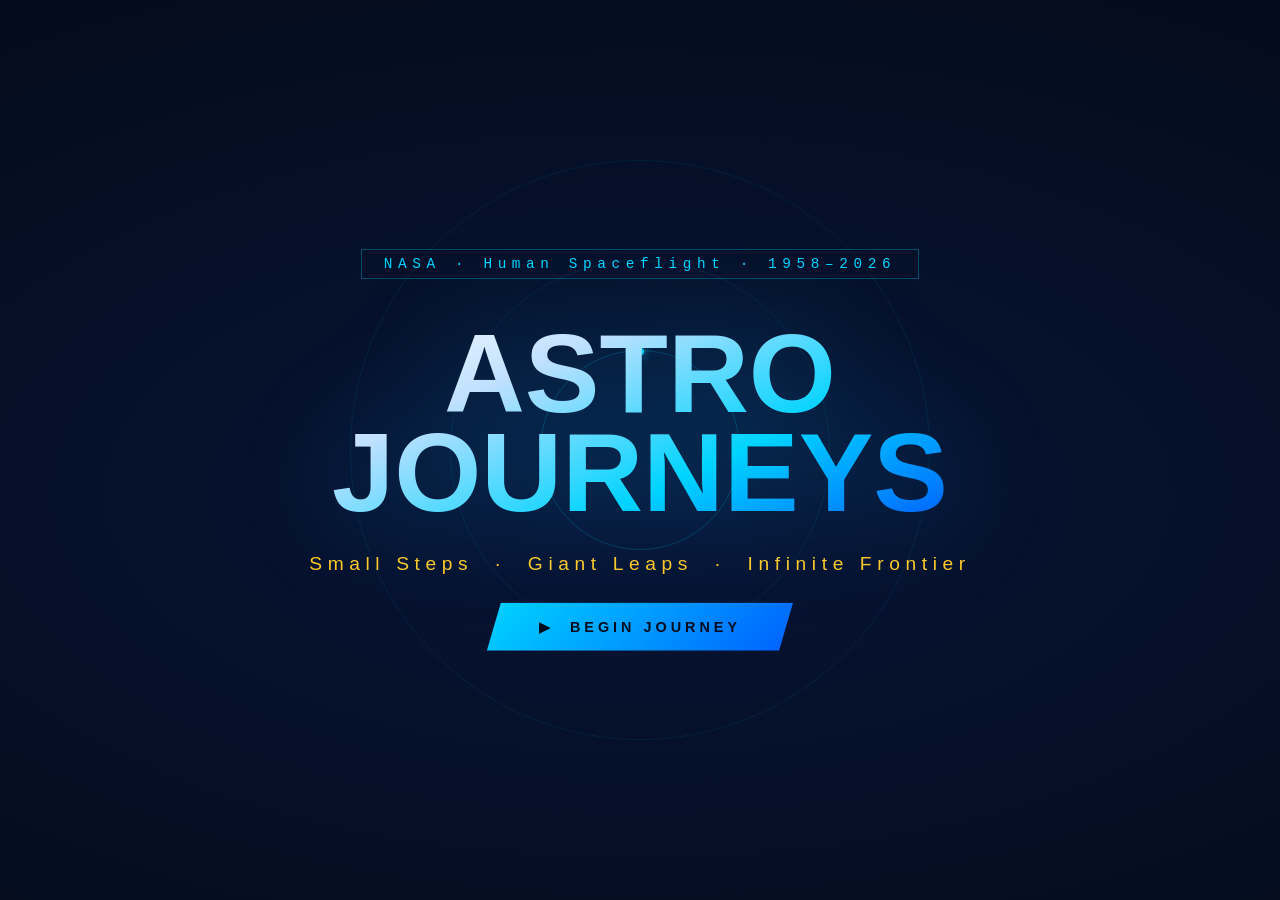
<file: index.html>
<!-- GEOG 575 Final Project! 07May2026
      Authors:
      - Tiffany Jones 
      - Katie Litchen
      - Hope McBride
      - Akhila Vattaluri Gangireddigari -->

<!DOCTYPE html>
<html lang="en">
<head>
  <meta charset="UTF-8"/>
  <meta name="viewport" content="width=device-width,initial-scale=1.0"/>
  <link rel="icon" type="image/png" href="img/rocketFavicon.png"/>
  <title>AstroJourneys</title>
  <link rel="stylesheet" href="css/newstyle.css"/>
</head>
<body>

<!--STARFIELD CANVAS-->
<canvas id="starfield"></canvas>

<!--LANDING PAGE -->
<div id="landing">
  <div class="orbit-wrap">
    <div class="orbit-ring"><div class="orbit-dot"></div></div>
    <div class="orbit-ring"><div class="orbit-dot" style="top:auto;bottom:-3.5px"></div></div>
    <div class="orbit-ring"></div>
  </div>

  <div class="land-badge">NASA &middot; Human Spaceflight &middot; 1958&ndash;2026</div>
  <br><h1 class="land-title">ASTRO<br>JOURNEYS</h1><br>
  <p class="land-sub">Small Steps &nbsp;&middot;&nbsp; Giant Leaps &nbsp;&middot;&nbsp; Infinite Frontier</p>
  <!-- <p class="land-desc">  removed additional landing pg text  -->
    <!-- From Alan Shepard&rsquo;s 15-minute flight to Artemis and beyond &mdash;
    68 years of human spaceflight through interactive maps, orbital distance tracking,
    and real mission stories updated through 2026. -->
  <!-- </p> -->
  <button class="land-btn" id="btn-start">&#9654;&nbsp; BEGIN JOURNEY</button>
</div>

<!--MAIN APP -->
<div id="app">

  <!--TOP BAR-->
  <div id="topbar">
    <div class="tb-left">
      <span class="nasa-mark">NASA</span>
      <div class="tb-divider"></div>
      <span class="tb-title">Giant Leaps &middot; Human Spaceflight 1958&ndash;2026</span>
    </div>
    <div class="tb-center">
      <div class="tb-year"  id="year-display">1958</div>
      <div class="tb-event" id="event-display">NASA Founded</div>
    </div>
    <button class="reset-btn" id="btn-reset">&#8617; Return to Launch</button>
  </div>

  <!--MAP FRAME-->
  <div id="map-wrap">
    <svg id="map-svg" xmlns="http://www.w3.org/2000/svg"></svg>
    <div id="map-scan"></div>

    <!-- Corner brackets -->
    <div class="map-corner mc-tl"></div>
    <div class="map-corner mc-tr"></div>
    <div class="map-corner mc-bl"></div>
    <div class="map-corner mc-br"></div>

    <!-- HUD label -->
    <div id="map-hud">GEOSPATIAL VIEW &middot; NASA OPERATIONS</div>

    <!-- Layer toggle tabs - Removed Separate Layer for Astronaut Info - out of scope -->
    <!-- <div id="map-tabs">
      <div class="map-tab on" id="tab-c" onclick="switchTab('c')">NASA Centers</div>
      <div class="map-tab"    id="tab-a" onclick="switchTab('a')">Astronauts</div>
    </div> -->

    <!-- Legend -->
    <div id="map-legend">
      <div class="legend-title">&#9660; MARKER KEY</div>
      <div class="legend-item"><span class="ldot" style="background:#ff3d21;box-shadow:0 0 7px #ff3d21"></span>Launch / Mission HQ</div>
      <div class="legend-item"><span class="ldot" style="background:#00d4ff;box-shadow:0 0 7px #00d4ff"></span>Mission Control</div>
      <div class="legend-item"><span class="ldot" style="background:#ffca28;box-shadow:0 0 7px #ffca28"></span>Propulsion / Testing</div>
      <div class="legend-item"><span class="ldot" style="background:#00e5a0;box-shadow:0 0 7px #00e5a0"></span>Manufacturing / Research</div>
      <div class="legend-item"><span class="ldot" style="background:#b06fff;box-shadow:0 0 7px #b06fff"></span>Science / Technology</div>
      <!-- <div class="legend-item"><span class="ldot star" style="background:#ffca28;box-shadow:0 0 7px #ffca28">&#9733;</span>Astronaut Birthplace</div> -->
      <div class="legend-item" id="legend-intl" style="display:none"><span class="ldot" style="background:#00e5a0;box-shadow:0 0 7px #00e5a0"></span>Intl. Partner Site</div>
    </div>

    <!-- Hover tooltip: These do work on my touchscreen laptop! -->
    <div id="map-tooltip">
      <div class="tip-title" id="tip-title"></div>
      <div class="tip-body"  id="tip-body"></div>
      <div class="tip-tag"   id="tip-tag"></div>
    </div>

  </div>

  <!-- ── RIGHT PANEL ── -->
  <div id="panel">

    <!-- Orbital Distance Tracker - Top Panel -->
    <div id="dist-wrap">
      <div class="section-label">&#10022; Orbital Distance Tracker &mdash; Journey From Earth</div>
      <svg id="dist-svg" viewBox="0 0 420 290" xmlns="http://www.w3.org/2000/svg" style="height: 250px;"></svg>
    </div>

    <!-- Event Info - Bottom Panel -->
    <div id="info-wrap" class="fade-content">
      <div id="info-inner"></div>
    </div>

  </div><!-- /#panel -->

  <!-- ── TIMELINE ── -->
  <div id="timeline">
    <button class="nav-btn" id="btn-prev" disabled>&#9668; PREV</button>

    <div id="tl-track">
      <div class="tl-line"></div>
      <div id="tl-fill"></div>
      <div id="tl-nodes"></div>
    </div>

    <button class="nav-btn" id="btn-next">NEXT &#9658;</button>
  </div>

</div><!-- /#app -->

<!-- SCRIPTS-->
<script src="lib/d3.v7.js"></script>
<script src="js/old_map-data.js"></script>
<script src="js/event_data.js"></script>
<script type="module" src="js/final_main.js"></script>

</body>
</html>
</file>
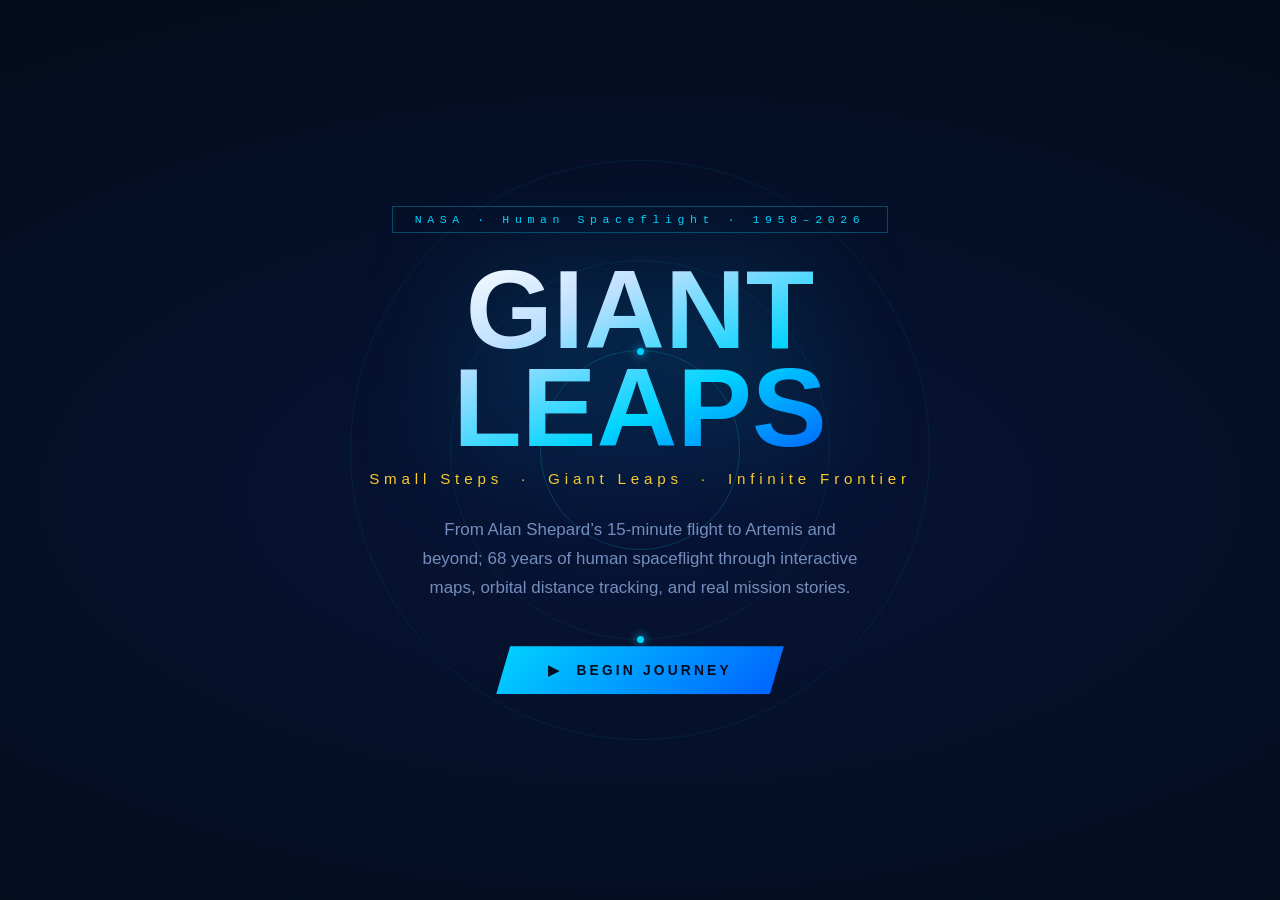
<file: NASA_checking.html>
<!DOCTYPE html>
<html lang="en">
<head>
<meta charset="UTF-8"/>
<meta name="viewport" content="width=device-width,initial-scale=1.0"/>
<title>AstroJourneys — Giant Leaps</title>
<style>

:root{
  --cyan:#00d4ff;--gold:#ffca28;--red:#ff3d21;--green:#00e5a0;--pur:#b06fff;
  --bg:#020810;--panel:rgba(3,9,22,.98);--bdr:rgba(0,212,255,.16);
  --fm:'Courier New',Courier,monospace;
  --fo:'Impact','Arial Black',sans-serif;
  --fb:'Arial Narrow',Arial,sans-serif;
}
*,*::before,*::after{margin:0;padding:0;box-sizing:border-box;}
html,body{width:100%;height:100%;overflow:hidden;background:var(--bg);font-family:var(--fb);color:#eef4ff;}
canvas#starfield{position:fixed;inset:0;z-index:0;pointer-events:none;}

/* LANDING */
#landing{position:fixed;inset:0;z-index:300;display:flex;flex-direction:column;align-items:center;justify-content:center;background:radial-gradient(ellipse 130% 90% at 50% 55%,#071436,#020810);transition:opacity .9s,transform .9s;}
#landing.out{opacity:0;transform:scale(1.06);pointer-events:none;}
.land-badge{font-family:var(--fm);font-size:.72rem;letter-spacing:.35rem;color:var(--cyan);border:1px solid rgba(0,212,255,.3);padding:6px 22px;margin-bottom:28px;}
.land-title{font-family:var(--fo);font-size:clamp(3rem,9vw,7rem);font-weight:900;line-height:.88;text-align:center;background:linear-gradient(155deg,#fff 0%,#bfe0ff 28%,var(--cyan) 65%,#0060ff 100%);-webkit-background-clip:text;-webkit-text-fill-color:transparent;background-clip:text;filter:drop-shadow(0 0 55px rgba(0,175,255,.35));}
.land-sub{font-family:var(--fo);font-size:clamp(.7rem,1.5vw,.95rem);letter-spacing:.3rem;color:var(--gold);margin:12px 0 28px;}
.land-desc{max-width:450px;text-align:center;font-size:1.06rem;font-weight:300;line-height:1.72;color:rgba(170,200,255,.68);margin-bottom:44px;}
.land-btn{font-family:var(--fo);font-size:.86rem;font-weight:700;letter-spacing:.2rem;color:#010c1e;background:linear-gradient(135deg,var(--cyan),#0060ff);border:none;padding:16px 52px;cursor:pointer;clip-path:polygon(14px 0%,100% 0%,calc(100% - 14px) 100%,0% 100%);box-shadow:0 0 55px rgba(0,180,255,.5);transition:all .25s;}
.land-btn:hover{transform:translateY(-4px);box-shadow:0 0 80px rgba(0,200,255,.8);}
.orbit-wrap{position:absolute;inset:0;display:flex;align-items:center;justify-content:center;pointer-events:none;z-index:-1;overflow:hidden;}
.orbit-ring{position:absolute;border-radius:50%;border:1px solid rgba(0,212,255,.08);}
.orbit-ring:nth-child(1){width:200px;height:200px;border-color:rgba(0,212,255,.2);animation:spinR 14s linear infinite;}
.orbit-ring:nth-child(2){width:380px;height:380px;animation:spinR 27s linear infinite reverse;}
.orbit-ring:nth-child(3){width:580px;height:580px;animation:spinR 44s linear infinite;}
.orbit-dot{position:absolute;width:7px;height:7px;border-radius:50%;background:var(--cyan);top:-3.5px;left:calc(50% - 3.5px);box-shadow:0 0 10px var(--cyan);}
@keyframes spinR{to{transform:rotate(360deg);}}

/* APP */
#app{position:fixed;inset:0;z-index:100;display:grid;grid-template-rows:60px 1fr 84px;grid-template-columns:1fr 420px;opacity:0;pointer-events:none;transition:opacity .5s .1s;}
#app.on{opacity:1;pointer-events:all;}

/* TOPBAR */
#topbar{grid-column:1/-1;display:flex;align-items:center;justify-content:space-between;padding:0 20px;background:rgba(2,7,18,.99);border-bottom:1px solid var(--bdr);z-index:20;}
.tb-left{display:flex;align-items:center;gap:12px;}
.nasa-mark{font-family:var(--fo);font-size:1.05rem;font-weight:900;color:var(--red);letter-spacing:.18rem;text-shadow:0 0 18px rgba(255,61,33,.45);}
.tb-divider{width:1px;height:28px;background:linear-gradient(to bottom,transparent,var(--cyan),transparent);}
.tb-title{font-family:var(--fm);font-size:.58rem;color:var(--cyan);letter-spacing:.14rem;opacity:.7;}
.tb-center{display:flex;flex-direction:column;align-items:center;}
.tb-year{font-family:var(--fo);font-size:1.45rem;font-weight:700;color:var(--gold);line-height:1;}
.tb-event{font-size:.8rem;color:rgba(170,205,255,.8);}
.reset-btn{font-family:var(--fm);font-size:.6rem;letter-spacing:.12rem;color:var(--red);background:transparent;border:1px solid rgba(255,61,33,.3);padding:7px 16px;cursor:pointer;clip-path:polygon(7px 0%,100% 0%,calc(100% - 7px) 100%,0% 100%);transition:all .2s;}
.reset-btn:hover{background:rgba(255,61,33,.1);border-color:var(--red);}

/* MAP */
#map-wrap{position:relative;overflow:hidden;border-right:1px solid var(--bdr);background:#010b1d;cursor:grab;}
#map-wrap:active{cursor:grabbing;}
#map-svg{position:absolute;top:0;left:0;display:block;}
.s-base{fill:#0d2244;stroke:#0d2244;stroke-width:0;}
.s-dim{fill:#0d2244;stroke:#0d2244;stroke-width:0;}
.s-hl{fill:#0d2244;stroke:#0d2244;stroke-width:0;}
.s-lbl{font-family:'Arial Narrow',Arial,sans-serif;font-size:11px;fill:rgba(160,200,255,.55);font-weight:600;pointer-events:none;text-anchor:middle;}
.world-land{fill:#0a1a30;stroke:#1a3060;stroke-width:.5px;}
.water-label{font-family:var(--fm);font-size:11px;fill:rgba(0,212,255,.28);letter-spacing:1.8px;}
.map-corner{position:absolute;width:22px;height:22px;pointer-events:none;z-index:5;}
.mc-tl{top:10px;left:10px;border-top:2px solid rgba(0,212,255,.4);border-left:2px solid rgba(0,212,255,.4);}
.mc-tr{top:10px;right:10px;border-top:2px solid rgba(0,212,255,.4);border-right:2px solid rgba(0,212,255,.4);}
.mc-bl{bottom:34px;left:10px;border-bottom:2px solid rgba(0,212,255,.4);border-left:2px solid rgba(0,212,255,.4);}
.mc-br{bottom:34px;right:10px;border-bottom:2px solid rgba(0,212,255,.4);border-right:2px solid rgba(0,212,255,.4);}
#map-hud{position:absolute;bottom:12px;left:12px;z-index:5;font-family:var(--fm);font-size:.52rem;color:rgba(0,212,255,.4);letter-spacing:.12rem;pointer-events:none;}
#map-tabs{position:absolute;top:10px;right:10px;z-index:6;display:flex;gap:4px;}
.map-tab{font-family:var(--fm);font-size:.54rem;letter-spacing:.08rem;color:rgba(0,212,255,.64);background:rgba(2,8,20,.92);border:1px solid rgba(0,212,255,.22);padding:5px 10px;cursor:pointer;transition:all .2s;text-transform:uppercase;}
.map-tab.on{color:#010c1e;background:var(--cyan);border-color:var(--cyan);}
/* Zoom buttons */
#zoom-btns{position:absolute;bottom:52px;right:12px;z-index:6;display:flex;flex-direction:column;gap:4px;}
.zbtn{font-family:var(--fo);font-size:1rem;font-weight:900;color:var(--cyan);background:rgba(2,8,20,.92);border:1px solid rgba(0,212,255,.28);width:34px;height:34px;cursor:pointer;display:flex;align-items:center;justify-content:center;transition:all .2s;}
.zbtn:hover{background:rgba(0,212,255,.15);border-color:var(--cyan);}
/* Legend */
#map-legend{position:absolute;bottom:14px;right:12px;z-index:8;background:rgba(2,8,22,.94);border:1px solid rgba(0,212,255,.2);padding:10px 13px;min-width:190px;box-shadow:0 4px 22px rgba(0,0,0,.5);}
.legend-title{font-family:var(--fm);font-size:.56rem;color:var(--cyan);letter-spacing:.14rem;margin-bottom:9px;opacity:.75;}
.legend-item{display:flex;align-items:center;gap:8px;font-family:var(--fm);font-size:.56rem;color:rgba(180,215,255,.72);margin-bottom:5px;}
.legend-item:last-child{margin-bottom:0;}
.ldot{display:inline-flex;align-items:center;justify-content:center;width:12px;height:12px;border-radius:50%;font-size:8px;color:#020c20;flex-shrink:0;}
#map-scan{position:absolute;inset:0;z-index:4;pointer-events:none;background:repeating-linear-gradient(0deg,transparent,transparent 3px,rgba(0,212,255,.007) 3px,rgba(0,212,255,.007) 4px);}
#map-tooltip{position:absolute;z-index:20;background:rgba(3,10,28,.97);border:1px solid var(--cyan);padding:10px 13px;max-width:228px;pointer-events:none;display:none;clip-path:polygon(8px 0%,100% 0%,calc(100% - 8px) 100%,0% 100%);box-shadow:0 0 22px rgba(0,212,255,.22);}
#map-tooltip.on{display:block;}
.tip-title{font-family:var(--fm);font-size:.68rem;color:var(--cyan);margin-bottom:4px;}
.tip-body{font-size:.9rem;line-height:1.5;color:rgba(185,218,255,.88);}
.tip-tag{display:inline-block;font-family:var(--fm);font-size:.54rem;color:var(--gold);border:1px solid rgba(255,202,40,.3);padding:2px 7px;margin-top:5px;}

/* RIGHT PANEL */
#panel{display:flex;flex-direction:column;background:var(--panel);overflow:hidden;}
#dist-wrap{padding:8px 10px 6px;border-bottom:1px solid var(--bdr);flex-shrink:0;}
.section-label{font-family:var(--fm);font-size:.52rem;letter-spacing:.16rem;color:var(--cyan);opacity:.6;margin-bottom:4px;}
#info-wrap{flex:1;overflow-y:auto;scrollbar-width:thin;scrollbar-color:rgba(0,212,255,.14) transparent;}
#info-wrap::-webkit-scrollbar{width:3px;}
#info-wrap::-webkit-scrollbar-thumb{background:rgba(0,212,255,.2);}
.event-body{padding:10px 14px;}
.event-name{font-family:var(--fo);font-size:1.2rem;font-weight:700;;letter-spacing:.07rem;color:#eef4ff;line-height:1.22;margin-bottom:3px;}
.event-meta{font-family:var(--fm);font-size:.7rem;color:var(--gold);letter-spacing:.1rem;margin-bottom:8px;}
.event-desc{font-size:.9rem;font-weight:300;line-height:1.65;color:rgba(185,215,255,.82);margin-bottom:10px;}
.fact-block{background:linear-gradient(135deg,rgba(0,212,255,.055),rgba(0,50,200,.03));border:1px solid rgba(0,212,255,.18);border-left:3px solid var(--cyan);padding:9px 11px;margin-bottom:10px;}
.fact-label{font-family:var(--fm);font-size:.58rem;color:var(--cyan);letter-spacing:.12rem;margin-bottom:4px;}
.fact-text{font-size:.84rem;font-weight:300;line-height:1.6;color:rgba(185,215,255,.88);}
.loc-adv{background:linear-gradient(135deg,rgba(0,229,160,.07),rgba(0,212,255,.04));border:1px solid rgba(0,229,160,.22);border-left:3px solid var(--green);padding:8px 11px;margin-bottom:10px;}
.loc-adv-label{font-family:var(--fm);font-size:.58rem;color:var(--green);letter-spacing:.1rem;margin-bottom:4px;}
.loc-adv-txt{font-size:.82rem;font-weight:300;line-height:1.58;color:rgba(170,240,210,.9);}
.dyk-btn{display:flex;align-items:center;gap:8px;width:100%;font-family:var(--fm);font-size:.58rem;letter-spacing:.1rem;color:var(--gold);background:rgba(255,202,40,.055);border:1px solid rgba(255,202,40,.26);padding:9px 13px;cursor:pointer;margin-bottom:8px;transition:all .2s;animation:dykP 3.5s ease-in-out infinite;}
.dyk-btn:hover{background:rgba(255,202,40,.14);border-color:var(--gold);}
@keyframes dykP{0%,100%{box-shadow:0 0 7px rgba(255,202,40,.1);}50%{box-shadow:0 0 22px rgba(255,202,40,.44);}}
.dyk-panel{display:none;background:linear-gradient(135deg,rgba(255,202,40,.065),rgba(0,212,255,.03));border:1px solid rgba(255,202,40,.26);padding:12px;margin-bottom:10px;font-size:.86rem;font-weight:300;line-height:1.62;color:rgba(255,238,170,.95);}
.dyk-panel.on{display:block;}
.fade-content{transition:opacity .28s ease;}
.fade-content.fading{opacity:0;}

/* TIMELINE */
#timeline{grid-column:1/-1;display:flex;align-items:center;gap:12px;padding:0 18px;background:rgba(2,7,18,.99);border-top:1px solid var(--bdr);}
.nav-btn{font-family:var(--fo);font-size:.6rem;font-weight:700;letter-spacing:.12rem;color:var(--cyan);background:transparent;border:1px solid rgba(0,212,255,.28);padding:9px 17px;cursor:pointer;clip-path:polygon(9px 0%,100% 0%,calc(100% - 9px) 100%,0% 100%);transition:all .2s;flex-shrink:0;}
.nav-btn:hover:not(:disabled){background:rgba(0,212,255,.1);border-color:var(--cyan);}
.nav-btn:disabled{opacity:.22;cursor:default;}
#tl-track{flex:1;position:relative;height:42px;display:flex;align-items:center;}
.tl-line{position:absolute;left:0;right:0;height:2px;top:50%;transform:translateY(-50%);background:rgba(0,212,255,.1);}
#tl-fill{position:absolute;height:2px;top:50%;left:0;transform:translateY(-50%);background:var(--cyan);transition:width .5s ease;box-shadow:0 0 10px var(--cyan);}
#tl-nodes{position:absolute;inset:0;}
.tl-node{position:absolute;top:50%;transform:translate(-50%,-50%);width:10px;height:10px;border-radius:50%;border:2px solid rgba(0,212,255,.28);background:var(--bg);cursor:pointer;transition:all .2s;z-index:2;}
.tl-node:hover{border-color:var(--cyan);transform:translate(-50%,-50%) scale(1.6);}
.tl-node.on{border-color:var(--cyan);background:var(--cyan);box-shadow:0 0 11px var(--cyan);transform:translate(-50%,-50%) scale(1.4);}
.tl-node.done{border-color:rgba(0,212,255,.5);background:rgba(0,212,255,.2);}
.tl-year{position:absolute;top:calc(100% + 5px);left:50%;transform:translateX(-50%);font-family:var(--fm);font-size:.6rem;color:rgba(0,212,255,.48);white-space:nowrap;pointer-events:none;}
.tl-node.on .tl-year{color:var(--cyan);}

</style>
</head>
<body>
<canvas id="starfield"></canvas>
<div id="landing">
  <div class="orbit-wrap">
    <div class="orbit-ring"><div class="orbit-dot"></div></div>
    <div class="orbit-ring"><div class="orbit-dot" style="top:auto;bottom:-3.5px"></div></div>
    <div class="orbit-ring"></div>
  </div>
  <div class="land-badge">NASA &middot; Human Spaceflight &middot; 1958&ndash;2026</div>
  <h1 class="land-title">GIANT<br>LEAPS</h1>
  <p class="land-sub">Small Steps &nbsp;&middot;&nbsp; Giant Leaps &nbsp;&middot;&nbsp; Infinite Frontier</p>
  <p class="land-desc">From Alan Shepard&rsquo;s 15-minute flight to Artemis and beyond; 68 years of human spaceflight through interactive maps, orbital distance tracking, and real mission stories.</p>
  <button class="land-btn" id="btn-start">&#9654;&nbsp; BEGIN JOURNEY</button>
</div>
<div id="app">
  <div id="topbar">
    <div class="tb-left">
      <span class="nasa-mark">NASA</span>
      <div class="tb-divider"></div>
      <span class="tb-title">Giant Leaps &middot; Human Spaceflight 1958&ndash;2026</span>
    </div>
    <div class="tb-center">
      <div class="tb-year" id="year-display">1958</div>
      <div class="tb-event" id="event-display">NASA Founded</div>
    </div>
    <button class="reset-btn" id="btn-reset">&#8617; Reset</button>
  </div>
  <div id="map-wrap">
    <svg id="map-svg" xmlns="http://www.w3.org/2000/svg"></svg>
    <div id="map-scan"></div>
    <div class="map-corner mc-tl"></div>
    <div class="map-corner mc-tr"></div>
    <div class="map-corner mc-bl"></div>
    <div class="map-corner mc-br"></div>
    <div id="map-hud">NASA OPERATIONS CORRIDOR &middot; SOUTHEASTERN USA</div>
    <div id="map-tabs">
      <div class="map-tab on" id="tab-c" onclick="switchTab('c')">NASA Centers</div>
      <div class="map-tab"   id="tab-a" onclick="switchTab('a')">Astronauts</div>
    </div>
    <div id="zoom-btns">
      <button class="zbtn" id="zbtn-in" title="Zoom In">+</button>
      <button class="zbtn" id="zbtn-out" title="Zoom Out">&#8722;</button>
      <button class="zbtn" id="zbtn-rst" title="Reset View" style="font-size:.65rem">&#8635;</button>
    </div>
    <div id="map-legend">
      <div class="legend-title">&#9660; MARKER KEY</div>
      <div class="legend-item"><span class="ldot" style="background:#ff3d21;box-shadow:0 0 7px #ff3d21"></span>Launch / Mission HQ</div>
      <div class="legend-item"><span class="ldot" style="background:#00d4ff;box-shadow:0 0 7px #00d4ff"></span>Mission Control</div>
      <div class="legend-item"><span class="ldot" style="background:#ffca28;box-shadow:0 0 7px #ffca28"></span>Propulsion / Testing</div>
      <div class="legend-item"><span class="ldot" style="background:#00e5a0;box-shadow:0 0 7px #00e5a0"></span>Manufacturing / Research</div>
      <div class="legend-item"><span class="ldot" style="background:#b06fff;box-shadow:0 0 7px #b06fff"></span>Science / Technology</div>
      <div class="legend-item"><span class="ldot star" style="background:#ffca28;box-shadow:0 0 7px #ffca28">&#9733;</span>Astronaut Birthplace</div>
      <div class="legend-item" id="legend-intl" style="display:none"><span class="ldot" style="background:#00e5a0;box-shadow:0 0 7px #00e5a0"></span>Intl. Partner Site</div>
    </div>
    <div id="map-tooltip">
      <div class="tip-title" id="tip-title"></div>
      <div class="tip-body"  id="tip-body"></div>
      <div class="tip-tag"   id="tip-tag"></div>
    </div>
  </div>
  <div id="panel">
    <div id="dist-wrap">
      <div class="section-label">&#10022; ORBITAL DISTANCE TRACKER &mdash; JOURNEY FROM EARTH</div>
      <svg id="dist-svg" xmlns="http://www.w3.org/2000/svg" style="width:100%;display:block"></svg>
    </div>
    <div id="info-wrap" class="fade-content">
      <div id="info-inner"></div>
    </div>
  </div>
  <div id="timeline">
    <button class="nav-btn" id="btn-prev" disabled>&#9668; PREV</button>
    <div id="tl-track">
      <div class="tl-line"></div>
      <div id="tl-fill"></div>
      <div id="tl-nodes"></div>
    </div>
    <button class="nav-btn" id="btn-next">NEXT &#9658;</button>
  </div>
</div>
<script>
/* ak_data.js — Mission events, NASA centers, astronaut birthplaces
   All events include dyk (Did You Know) content
   Location advantage added to each event marker
*/

/* ━━━━━━━━━━━━━━━━ NASA CENTERS ━━━━━━━━━━━━━━━━ */
var NASA_CENTERS = [
  { lat:28.573, lng:-80.649, name:'Kennedy Space Center',       abbr:'KSC',  state:'FL', role:'Launch site for ALL crewed NASA missions since 1961',                     col:'#ff3d21' },
  { lat:29.559, lng:-95.089, name:'Johnson Space Center',       abbr:'JSC',  state:'TX', role:'Mission Control & astronaut training — heart of human spaceflight',        col:'#00d4ff' },
  { lat:30.390, lng:-89.090, name:'Stennis Space Center',       abbr:'SSC',  state:'MS', role:'Rocket engine testing — Saturn V, Shuttle & SLS all tested here',          col:'#ffca28' },
  { lat:35.402, lng:-86.671, name:'Marshall Space Flight Ctr',  abbr:'MSFC', state:'AL', role:'Propulsion engineering — birthplace of Saturn V and SLS',                  col:'#ffca28' },
  { lat:29.978, lng:-90.054, name:'Michoud Assembly Facility',  abbr:'MAF',  state:'LA', role:'Manufacturing — Shuttle tanks & SLS core stage built here',                col:'#00e5a0' },
  { lat:38.883, lng:-77.016, name:'NASA Headquarters',          abbr:'HQ',   state:'DC', role:'Central administration, policy, and budget since 1958',                    col:'#ff3d21' },
  { lat:38.991, lng:-76.848, name:'Goddard Space Flight Ctr',   abbr:'GSFC', state:'MD', role:'Earth science, Hubble & James Webb telescope operations',                  col:'#b06fff' },
  { lat:37.098, lng:-76.384, name:'Langley Research Center',    abbr:'LaRC', state:'VA', role:"NASA's oldest center — aeronautics research since 1917",                   col:'#b06fff' },
  { lat:41.977, lng:-87.901, name:'Glenn Research Center',      abbr:'GRC',  state:'OH', role:'Propulsion, power systems & communications research',                      col:'#00d4ff' },
  { lat:37.416, lng:-122.053,name:'Ames Research Center',       abbr:'ARC',  state:'CA', role:'Aeronautics, astrobiology & high-performance computing',                   col:'#00e5a0' },
  { lat:34.959, lng:-117.189,name:'Armstrong Flight Research',  abbr:'AFRC', state:'CA', role:'Advanced aircraft & experimental vehicle flight testing',                  col:'#00e5a0' },
  { lat:32.303, lng:-106.768,name:'White Sands Test Facility',  abbr:'WSTF', state:'NM', role:'Propulsion & hazardous materials testing',                                 col:'#00e5a0' },
];

/* ━━━━━━━━━━━━━━━━ ASTRONAUT BIRTHPLACES ━━━━━━━━━━━━━━━━ */
var ASTRONAUT_BIRTHS = [
  { lat:40.564, lng:-84.194, name:'Neil Armstrong',    mission:'Apollo 11 — 1st Human on the Moon',            born:'Wapakoneta, OH' },
  { lat:40.807, lng:-74.153, name:'Buzz Aldrin',       mission:'Apollo 11 — 2nd Human on the Moon',            born:'Glen Ridge, NJ' },
  { lat:42.887, lng:-71.275, name:'Alan Shepard',      mission:'Freedom 7 — 1st American in Space',            born:'East Derry, NH' },
  { lat:39.962, lng:-82.999, name:'John Glenn',        mission:'Friendship 7 — 1st American to Orbit',         born:'Cambridge, OH' },
  { lat:41.499, lng:-81.694, name:'Jim Lovell',        mission:'Apollo 13 — Saved crew from disaster',         born:'Cleveland, OH' },
  { lat:29.424, lng:-98.493, name:'Ed White',          mission:'Gemini IV — 1st American Spacewalk',           born:'San Antonio, TX' },
  { lat:34.052, lng:-118.243,name:'Sally Ride',        mission:'STS-7 — 1st American Woman in Space',          born:'Los Angeles, CA' },
  { lat:34.606, lng:-86.983, name:'Mae Jemison',       mission:'STS-47 — 1st Black Woman in Space',            born:'Decatur, AL' },
  { lat:38.731, lng:-86.474, name:'Gus Grissom',       mission:'Mercury / Gemini pioneer',                     born:'Mitchell, IN' },
  { lat:42.232, lng:-83.352, name:'Christina Koch',    mission:'Artemis II — record female spaceflight 328 days', born:'Grand Rapids, MI' },
  { lat:34.058, lng:-117.288,name:'Victor Glover',     mission:'Artemis II — 1st Black astronaut to Moon orbit',  born:'Pomona, CA' },
  { lat:40.735, lng:-74.172, name:'Jared Isaacman',    mission:'Polaris Dawn — 1st commercial spacewalk 2024', born:'Westfield, NJ' },
];

/* ━━━━━━━━━━━━━━━━ SOUTH STATES SET (for map highlighting) ━━━━━━━━━━━━━━━━ */
var SOUTH_STATES = new Set(['FL','GA','AL','MS','LA','TX','SC','TN','AR','NC','VA','KY']);

/* ━━━━━━━━━━━━━━━━ EVENTS ━━━━━━━━━━━━━━━━ */
var EVENTS = [

  /* ── 1958 ── */
  {
    year:1958, name:'NASA Founded',
    meta:'Washington D.C. · July 29, 1958',
    desc:'President Eisenhower signed the National Aeronautics and Space Act into law, driven by Cold War urgency after Sputnik shocked the world in October 1957. Eight thousand scientists and engineers — inherited from the old NACA — immediately began the greatest adventure in human history.',
    fact:"NASA was created just 11 months after Sputnik. Its first annual budget was $100 million (today it's ~$25 billion). Within 3 years it had launched an American into space.",
    dyk:"🏛️ NASA almost didn't exist. Congress initially wanted a military space agency, not a civilian one. President Eisenhower insisted on a civilian agency to project peaceful intentions. NASA's founding document, the Space Act of 1958, remains the legal foundation for all US human spaceflight today.",
    locAdv:"Washington D.C. was chosen for NASA HQ for direct Congressional oversight and proximity to policy makers — critical for securing the massive budgets needed to reach the Moon.",
    dist:0, distLabel:'Earth Surface · 0 miles',
    photos:['https://upload.wikimedia.org/wikipedia/commons/e/e5/NASA_logo.svg'],
    photoStyle:'object-fit:contain;background:#010d22;padding:22px;',
    photoCap:'NASA — established July 29, 1958',
    emoji:'🏛️',
    mapView:'usa',
    markers:[
      { lat:38.883, lng:-77.016, label:'NASA HQ · Washington D.C.', desc:'Signed into law by President Eisenhower. NASA absorbed 8,000 employees from NACA.',       col:'#ff3d21', type:'c' }
    ]
  },

  /* ── 1961 ── */
  {
    year:1961, name:'Freedom 7 — 1st American in Space',
    meta:'Cape Canaveral, FL · May 5, 1961',
    desc:"Alan Shepard climbed into a capsule barely bigger than a phone booth and rode a Redstone rocket 116 miles into space. His 15-minute flight proved humans could survive space travel. Kennedy watched from the White House — and days later declared America would land on the Moon before the decade was out.",
    fact:"Shepard waited in the capsule 4 hours due to weather and technical delays. He famously radioed: 'Why don't you fix your little problem and light this candle!' He reached 5,134 mph and experienced 5 full minutes of weightlessness.",
    dyk:"🚀 The Redstone rocket that launched Shepard was originally designed as a nuclear ballistic missile. NASA's engineers had to convince military officials to let them use it for a human flight. The capsule was so small that Shepard had to be carefully folded inside — engineers called it 'wearing the spacecraft.'",
    locAdv:"Cape Canaveral's location at 28.5° latitude — as far south as possible in the continental US — gives rockets a crucial speed boost from Earth's rotation, reducing fuel needed to reach orbit by ~900 mph.",
    dist:116, distLabel:'116 miles — Suborbital Arc',
    photos:['https://upload.wikimedia.org/wikipedia/commons/thumb/4/47/Alan_Shepard_in_spacesuit.jpg/480px-Alan_Shepard_in_spacesuit.jpg'],
    photoCap:'Alan Shepard suited for Freedom 7, May 1961 (NASA)',
    emoji:'🚀',
    mapView:'usa-e',
    markers:[
      { lat:28.573, lng:-80.649, label:'Cape Canaveral · LC-5',          desc:"America's Space Age began here at 9:34 AM on May 5, 1961.", col:'#ff3d21', type:'c' },
      { lat:29.559, lng:-95.089, label:'Houston JSC · Mission Control',  desc:'Tracked every second of the historic 15-minute suborbital flight.',         col:'#00d4ff', type:'c' },
      { lat:42.887, lng:-71.275, label:'East Derry, NH · Shepard born',  desc:'Alan Bartlett Shepard Jr. born November 18, 1923.',                         col:'#ffca28', type:'b' }
    ]
  },

  /* ── 1962 ── */
  {
    year:1962, name:'Friendship 7 — 1st American Orbit',
    meta:'Cape Canaveral, FL · February 20, 1962',
    desc:"John Glenn circled Earth three times in 4 hours 55 minutes. A faulty sensor mid-flight suggested his heat shield might be loose potentially fatal on reentry. Glenn kept his cool, trusted his training, and splashed down safely. Australians in Perth turned on all their city lights so he could see them from orbit. He could.",
    fact:"Glenn orbited at 17,500 mph, crossing 3 continents. He later served 24 years as a US Senator for Ohio. In 1998, at age 77, he flew again aboard Space Shuttle Discovery the oldest person ever in space.",
    dyk:"🌍 The Perth, Australia 'City of Lights' moment became one of the most beloved stories in spaceflight history. As Glenn passed over at night, the entire city switched on their lights — residents, farms, and even ships in the harbor. Glenn confirmed he could see them clearly from 100 miles up. Perth still calls itself the 'City of Light.'",
    locAdv:"The Atlas rocket's trajectory from Cape Canaveral was calculated to pass over tracking stations in Bermuda, the Canary Islands, and Australia,a global network that made orbital missions possible.",
    dist:162, distLabel:'162 miles — Earth Orbit',
    photos:['https://upload.wikimedia.org/wikipedia/commons/thumb/2/26/John_Glenn_-_restoration.jpg/480px-John_Glenn_-_restoration.jpg'],
    photoCap:'John Glenn, Friendship 7, February 1962 (NASA)',
    emoji:'🌍',
    mapView:'usa-e',
    markers:[
      { lat:28.573, lng:-80.649, label:'Cape Canaveral · LC-14',        desc:'Atlas rocket lifted Glenn to orbit at 9:47 AM, February 20, 1962.', col:'#ff3d21', type:'c' },
      { lat:29.559, lng:-95.089, label:'Houston · Mission Control',     desc:'Mission Control managed the life-threatening heat shield alarm.', col:'#00d4ff', type:'c' },
      { lat:39.962, lng:-82.999, label:'Cambridge, OH · Glenn born',    desc:'John Herschel Glenn Jr. born July 18, 1921.', col:'#ffca28', type:'b' }
    ]
  },

  /* ── 1965 ── */
  {
    year:1965, name:'Gemini IV — 1st American Spacewalk',
    meta:'Cape Canaveral, FL · June 3, 1965',
    desc:"Ed White floated free outside Gemini IV for 23 glorious minutes over the Pacific Ocean, 100 miles up. He used a small handheld oxygen jet gun to maneuver and called it 'the most comfortable part of the mission.' Flight Director Chris Kraft eventually had to order him back inside. White said re-entering was 'the saddest moment of my life.'",
    fact:"White's jet gun ran out of fuel with 10 minutes of EVA remaining and he had to pull himself back via the tether. He died in the Apollo 1 launchpad fire on January 27, 1967 alongside Gus Grissom and Roger Chaffee a tragedy that reshaped NASA safety culture.",
    dyk:"🧑‍🚀 White's spacewalk was unplanned until 3 days before launch. NASA only decided to add the EVA after Alexei Leonov's Soviet spacewalk 10 weeks earlier. Engineers hastily added a handheld maneuvering unit. The photos White took with one hand while floating free became some of the most iconic images in space history.",
    locAdv:"Launch Complex 19 at Cape Canaveral was specifically built for the Gemini program two pads in parallel that enabled NASA to rapidly fly 10 crewed Gemini missions in just 20 months, learning the skills needed for Apollo.",
    dist:175, distLabel:'175 miles — Gemini Orbit',
    photos:['https://upload.wikimedia.org/wikipedia/commons/thumb/4/45/Ed_White_first_American_spacewalk.jpg/480px-Ed_White_first_American_spacewalk.jpg'],
    photoCap:'Ed White — 1st American spacewalk, Gemini IV, June 1965 (NASA)',
    emoji:'🧑‍🚀',
    mapView:'usa-e',
    markers:[
      { lat:28.573, lng:-80.649, label:'KSC · Launch Complex 19',        desc:'Gemini IV launched June 3, 1965 with Ed White and Jim McDivitt.', col:'#ff3d21', type:'c' },
      { lat:29.559, lng:-95.089, label:'Houston · Mission Control',      desc:"Chris Kraft's team guided the 4-day Gemini IV mission from JSC.",  col:'#00d4ff', type:'c' },
      { lat:29.424, lng:-98.493, label:'San Antonio, TX · White born',   desc:'Edward Higgins White II born November 14, 1930.',                  col:'#ffca28', type:'b' }
    ]
  },

  /* ── 1969 ── */
  {
    year:1969, name:'Apollo 11 — First Moon Landing',
    meta:'Sea of Tranquility · July 20, 1969',
    desc:"'The Eagle has landed.' At 4:17 PM EDT on July 20, 1969, Neil Armstrong and Buzz Aldrin touched down on the Moon while Michael Collins orbited above. Six hours later, Armstrong stepped onto the lunar surface: 'One small step for man, one giant leap for mankind.' An estimated 600 million people watched one-fifth of all humanity.",
    fact:"The Apollo Guidance Computer had 64KB of memory a billion times less than today's smartphones. Armstrong manually piloted around a boulder field with only 20 seconds of fuel remaining. The crew left a plaque: 'We came in peace for all mankind.'",
    dyk:"🌕 The Apollo 11 lunar module's single ascent engine had one start switch. If it failed, Armstrong and Aldrin would be stranded on the Moon with no rescue possible. NASA engineer Don Eyles stayed up 36 hours straight writing a software patch when a computer alarm triggered during landing. He fixed it. It worked. Nobody told the astronauts how close they came.",
    locAdv:"Kennedy Space Center's massive VAB (Vehicle Assembly Building) was built specifically for Saturn V at 526 feet tall, it's one of the largest buildings on Earth by volume. Its coastal location allowed finished rockets to be floated by barge from Michoud in Louisiana.",
    dist:238855, distLabel:'238,855 miles — The Moon',
    photos:['https://upload.wikimedia.org/wikipedia/commons/thumb/9/98/Aldrin_Apollo_11_original.jpg/480px-Aldrin_Apollo_11_original.jpg'],
    photoCap:'Buzz Aldrin on the lunar surface — July 20, 1969 (NASA / Neil Armstrong)',
    emoji:'🌕',
    mapView:'usa-s',
    markers:[
      { lat:28.573, lng:-80.649, label:'KSC · Launch Complex 39A',       desc:'Apollo 11 launched July 16, 1969 the most watched event in history.',   col:'#ff3d21', type:'c' },
      { lat:29.559, lng:-95.089, label:'Houston · Mission Control',      desc:'"Houston, Tranquility Base here. The Eagle has landed." July 20, 1969.', col:'#ffca28', type:'c' },
      { lat:30.390, lng:-89.090, label:'Stennis SC · MS',                desc:'All Saturn V first-stage F-1 engines tested here before every Apollo mission.', col:'#00e5a0', type:'c' },
      { lat:29.978, lng:-90.054, label:'Michoud · New Orleans, LA',      desc:'Saturn V S-IC first stage the most powerful rocket stage ever built manufactured here.', col:'#00e5a0', type:'c' },
      { lat:40.564, lng:-84.194, label:'Wapakoneta, OH · Armstrong born',desc:'Neil Alden Armstrong born August 5, 1930.',  col:'#ffca28', type:'b' },
      { lat:40.807, lng:-74.153, label:'Glen Ridge, NJ · Aldrin born',   desc:'Buzz Aldrin born January 20, 1930.',          col:'#ffca28', type:'b' }
    ]
  },

  /* ── 1970 ── */
  {
    year:1970, name:'Apollo 13 — Farthest Humans Ever',
    meta:'Lunar Far Side · April 14–15, 1970',
    desc:"'Houston, we've had a problem.' An oxygen tank exploded 200,000 miles from Earth. Commander Jim Lovell, Jack Swigert, and Fred Haise powered down to near-darkness, used the lunar module as a lifeboat, and navigated home by starlight. Mission Control worked 87 consecutive hours. All three splashed down alive.",
    fact:"The crew reached 248,655 miles from Earth while looping the lunar far side the farthest any human has EVER traveled from our planet. Temperature dropped to near freezing. They survived on 6 oz of water per day. This distance record stood 52 years until Artemis I broke it in 2022.",
    dyk:"🏆 ALL-TIME HUMAN DISTANCE RECORD: Apollo 13's 248,655-mile record held for 52 years the longest-standing record in spaceflight history. The crew had to manually navigate using Earth and the Moon as reference points, like ancient mariners using stars, because most instruments were off to conserve power. The CO₂ scrubber fix built from a sock, cardboard, and a plastic bag saved their lives.",
    locAdv:"Mission Control's location in Houston was chosen partly because of its proximity to Gulf Coast manufacturing and NASA's human spaceflight teams. During Apollo 13, 22 separate Mission Control shifts worked around the clock to bring the crew home the greatest team rescue in engineering history.",
    dist:248655, distLabel:'248,655 mi · ★ FARTHEST HUMANS EVER ★',
    photos:['https://upload.wikimedia.org/wikipedia/commons/thumb/0/0e/Apollo_13_original.jpg/480px-Apollo_13_original.jpg'],
    photoCap:'Apollo 13 lunar module Aquarius — the lifeboat that saved three lives (NASA)',
    emoji:'💥',
    mapView:'usa-s',
    markers:[
      { lat:28.573, lng:-80.649, label:'Kennedy Space Center',           desc:'Apollo 13 launched April 11, 1970. Explosion struck 56 hours into flight.', col:'#ff3d21', type:'c' },
      { lat:29.559, lng:-95.089, label:'Houston · Mission Control',      desc:'"Houston, we\'ve had a problem." 87 hours of non-stop crisis management.', col:'#ffca28', type:'c' },
      { lat:41.499, lng:-81.694, label:'Cleveland, OH · Lovell born',    desc:'James Arthur Lovell Jr. born March 25, 1928.', col:'#ffca28', type:'b' }
    ]
  },

  /* ── 1972 ── */
  {
    year:1972, name:'Apollo 17 — Last Footprints on the Moon',
    meta:'Taurus-Littrow Valley · December 1972',
    desc:"Gene Cernan and geologist Harrison Schmitt spent 3 days exploring the lunar surface while Ron Evans orbited above. On December 14, Cernan paused at the ladder: 'As I take these last steps from the surface for some time to come I believe history will record that America's challenge of today has forged man's destiny of tomorrow.' Then he climbed in. The hatch closed.",
    fact:"The 'Blue Marble' — the first photograph of a fully lit Earth was taken by the Apollo 17 crew from 28,000 miles away on December 7, 1972. It is the most reproduced photograph in human history. It launched the environmental movement. No human has returned to the Moon's surface since.",
    dyk:"🌎 The Blue Marble photo changed how humanity sees Earth. Before Apollo 17, there was no single photograph showing our entire planet fully illuminated. The photo was so powerful that Greenpeace used it, the first Earth Day was inspired partly by it, and it appeared on the cover of the Whole Earth Catalog. Cernan was the last human to walk on the Moon and whispered his daughter's initials (TDC) into the lunar dust before leaving.",
    locAdv:"Apollo 17 was the only night launch in Apollo history the Saturn V lit up the sky so brightly it was visible from 500 miles away. Cernan, Schmitt, and Evans drove the Lunar Rover a record 22 miles across the Taurus-Littrow Valley, collecting 243 pounds of Moon rocks.",
    dist:238855, distLabel:'238,855 miles — The Moon',
    photos:['https://upload.wikimedia.org/wikipedia/commons/thumb/9/97/The_Earth_seen_from_Apollo_17.jpg/480px-The_Earth_seen_from_Apollo_17.jpg'],
    photoCap:'"The Blue Marble" Earth from Apollo 17, December 7, 1972 (NASA)',
    emoji:'🌎',
    mapView:'usa-s',
    markers:[
      { lat:28.573, lng:-80.649, label:'KSC · LC-39A Night Launch',    desc:'Apollo 17 launched December 7, 1972 only Apollo night launch, seen 500 miles away.', col:'#ff3d21', type:'c' },
      { lat:29.559, lng:-95.089, label:'Houston JSC · Mission Control',  desc:"Mission Control watched Cernan take humanity's last steps on the Moon.",                  col:'#00d4ff', type:'c' }
    ]
  },

  /* ── 1981 ── */
  {
    year:1981, name:'Space Shuttle — First Flight STS-1',
    meta:'Kennedy Space Center · April 12, 1981',
    desc:"Space Shuttle Columbia roared to life on April 12, 1981 — exactly 20 years after Gagarin's first flight. John Young and Bob Crippen rode the world's first reusable spacecraft into orbit, opening 30 years of Shuttle operations: 135 missions, the International Space Station built, Hubble Space Telescope deployed, and an entire generation of astronauts.",
    fact:"The Shuttle's three main engines always ran at 109% of rated thrust. They could drain an Olympic swimming pool in 25 seconds. The orbiter landed as a 240,000-pound unpowered glider — no engine, no second chance, no go-around. Pilots had one shot.",
    dyk:"🛸 The Space Shuttle was the world's first reusable spacecraft — but it was never meant to fly 135 missions. NASA originally projected each orbiter would fly up to 100 times before retirement. Columbia flew only 27 times. The heat shield's ceramic tiles — 24,000 of them on each orbiter — had to be hand-inspected between every single flight. Each tile was unique, like a fingerprint.",
    locAdv:"The Shuttle's solid rocket boosters were manufactured in Utah and shipped by rail to the Kennedy Space Center. The external tank was built at Michoud in New Orleans and floated by barge around Florida. This supply chain touched five Gulf Coast states — making the Shuttle a true product of southeastern America.",
    dist:250, distLabel:'250 miles — Low Earth Orbit',
    photos:['https://upload.wikimedia.org/wikipedia/commons/thumb/9/9f/STS-1_launch.jpg/480px-STS-1_launch.jpg'],
    photoCap:'Space Shuttle Columbia · STS-1, April 12, 1981 (NASA)',
    emoji:'🛸',
    mapView:'usa-s',
    markers:[
      { lat:28.573, lng:-80.649, label:'KSC · LC-39A — Shuttle Launch',  desc:'Home of all 135 Shuttle missions. Vehicle stack stood 184 feet tall.',      col:'#ff3d21', type:'c' },
      { lat:29.559, lng:-95.089, label:'Houston JSC · Mission Control',  desc:'All 135 Shuttle missions controlled from Mission Control in Houston.',       col:'#00d4ff', type:'c' },
      { lat:30.390, lng:-89.090, label:'Stennis SC · Mississippi',       desc:'Over 1,100 Shuttle main engine hot-fire tests performed at Stennis.',        col:'#ffca28', type:'c' },
      { lat:29.978, lng:-90.054, label:'Michoud · New Orleans, LA',      desc:'All 135 Shuttle External Tanks manufactured and tested at Michoud.',         col:'#00e5a0', type:'c' },
      { lat:35.402, lng:-86.671, label:'Marshall SFC · Huntsville, AL',  desc:'Marshall designed and managed all Shuttle propulsion systems.',              col:'#ffca28', type:'c' }
    ]
  },

  /* ── 1998 ── */
  {
    year:1998, name:'International Space Station',
    meta:'Low Earth Orbit · November 20, 1998',
    desc:"Russia's Zarya module launched November 20, 1998, beginning humanity's greatest engineering collaboration. Sixteen nations built a football-field-sized laboratory 254 miles above Earth. Continuously inhabited since November 2, 2000 humanity has now lived in space for over 25 consecutive years without interruption.",
    fact:"ISS astronauts see 16 sunrises every single day, orbiting at 17,500 mph every 90 minutes. The station spans 357 feet across wider than a football field. Over 280 people from 23 countries have visited. You can spot it with the naked eye it's the third-brightest object in the night sky after the Sun and Moon.",
    dyk:"🛰️ The ISS is the most expensive object ever built by humans $150 billion across all participating nations. It was assembled piece by piece over 13 years and 42 assembly flights. The station's science has given us water-purification technology, improved cancer treatments, and fire-resistant textiles. Every single water molecule aboard is recycled including sweat and urine achieving 93% water recovery efficiency.",
    locAdv:"The ISS orbit was carefully chosen at 51.6° inclination steep enough to fly over most partner nations (US, Russia, Europe, Japan, Canada) while still allowing launch from multiple sites around the world. It passes over 90% of Earth's populated areas.",
    dist:254, distLabel:'254 miles — ISS Orbital Altitude',
    photos:['https://upload.wikimedia.org/wikipedia/commons/thumb/0/04/International_Space_Station_after_undocking_of_STS-132.jpg/800px-International_Space_Station_after_undocking_of_STS-132.jpg'],
    photoCap:'The International Space Station from Space Shuttle Atlantis (NASA)',
    emoji:'🛰️',
    mapView:'world',
    markers:[
      { lat:28.573, lng:-80.649, label:'Kennedy Space Center',         desc:'All US ISS modules launched from KSC aboard Space Shuttles.', col:'#ff3d21', type:'c' },
      { lat:29.559, lng:-95.089, label:'Houston JSC · ISS Control',   desc:'ISS Flight Control Room in Houston monitors the station 24/7/365.', col:'#00d4ff', type:'c' },
      { lat:45.965, lng: 63.305, label:'Baikonur · Kazakhstan',       desc:"Russia's historic launch site all Soyuz crew missions to ISS depart here.", col:'#ffca28', type:'c' },
      { lat:36.130, lng:138.360, label:'JAXA · Tsukuba, Japan',       desc:"Japan's Space Center controls the ISS Kibo laboratory module.", col:'#00e5a0', type:'c' }
    ]
  },

  /* ── 2022 ── */
  {
    year:2022, name:'Artemis I — New Distance Record',
    meta:'Kennedy Space Center · November 16, 2022',
    desc:"NASA's Space Launch System the most powerful rocket ever built lit up the Florida night on November 16, 2022. The uncrewed Orion capsule traveled 268,553 miles from Earth on a 26 day journey around the Moon, breaking Apollo 13's 52-year distance record. The mission ended with a perfect splashdown on December 11, confirming Orion is ready for crew.",
    fact:"SLS produced 8.8 million pounds of thrust at liftoff 15% more than the Saturn V, the previous record holder. The 322-foot rocket burned through 733,000 gallons of propellant in 8 minutes. Orion flew farther from Earth than any spacecraft designed to carry humans.",
    dyk:"🌙 Artemis I carried 10 small CubeSat satellites as secondary payloads, including one searching for water ice at lunar poles. The Orion capsule experienced re-entry temperatures of 5,000°F — half the temperature of the Sun's surface — and its heat shield worked flawlessly. The night launch was visible from 100 miles away across Florida.",
    locAdv:"Pad 39B at Kennedy Space Center was rebuilt specifically for SLS — requiring removal of the Shuttle era lightning towers and installation of a new flame trench drainage system. The mobile launcher tower, standing 380 feet tall, is the tallest structure ever used for a NASA rocket.",
    dist:268553, distLabel:'268,553 mi · Spacecraft Distance Record 🏆',
    photos:['https://upload.wikimedia.org/wikipedia/commons/thumb/b/b9/Artemis_I_Launch_-_NHQ202211160006.jpg/480px-Artemis_I_Launch_-_NHQ202211160006.jpg'],
    photoCap:'Artemis I night launch · November 16, 2022 · Kennedy Space Center (NASA)',
    emoji:'🌙',
    mapView:'usa-s',
    markers:[
      { lat:28.573, lng:-80.649, label:'KSC · LC-39B — Artemis Launch', desc:'SLS launched from Pad 39B — same complex family as Saturn V.',         col:'#ff3d21', type:'c' },
      { lat:29.559, lng:-95.089, label:'Houston JSC · Artemis Control', desc:'JSC manages all Artemis mission operations and crew training.',         col:'#00d4ff', type:'c' },
      { lat:30.390, lng:-89.090, label:'Stennis SC · Engine Testing',   desc:'SLS core stage engines hot-fire tested for 8+ continuous minutes.',    col:'#ffca28', type:'c' },
      { lat:29.978, lng:-90.054, label:'Michoud · SLS Core Stage',      desc:'SLS core stage — backbone of every Artemis mission — built here.',    col:'#00e5a0', type:'c' },
      { lat:35.402, lng:-86.671, label:'Marshall SFC · Huntsville',     desc:'Marshall leads all SLS rocket design, development, and engineering.', col:'#ffca28', type:'c' }
    ]
  },

  /* ── 2024 ── */
  {
    year:2024, name:'Polaris Dawn — Commercial Spacewalk',
    meta:'Kennedy Space Center · September 10, 2024',
    desc:"SpaceX and the Polaris program made history on September 12, 2024 when Jared Isaacman and Sarah Gillis performed the first-ever commercial spacewalk from a Dragon capsule orbiting at 870 miles altitude — the highest crewed flight since the Apollo era. All four crew members spent 5 days in orbit in brand-new SpaceX EVA suits.",
    fact:"At 870 miles altitude, Polaris Dawn crossed directly through the Van Allen radiation belt — a zone of intense particle radiation that most crewed missions deliberately avoid. The crew received a radiation dose roughly equivalent to 24 chest X-rays. The mission proved private astronauts can conduct complex EVA operations.",
    dyk:"⭐ Polaris Dawn had the fastest pace of any private spaceflight mission. Isaacman and Gillis became the first people to perform a spacewalk without an airlock — the Dragon hatch simply opened to space and they floated out, tethered to the capsule. The suits they wore were designed entirely by SpaceX — the first non-NASA spacesuit used for an actual spacewalk in US spaceflight history.",
    locAdv:"SpaceX's Pad 39A at Kennedy Space Center — the same pad that launched Apollo 11 to the Moon — is now leased by SpaceX and has launched more crewed missions than any other pad in history. Its proximity to SpaceX's Hawthorne, CA design facility and Cape facilities creates an integrated rapid-launch capability.",
    dist:870, distLabel:'870 miles — Highest Crewed Orbit Since Apollo',
    photos:['https://upload.wikimedia.org/wikipedia/commons/thumb/1/1d/Polaris_Dawn_mission_patch.png/480px-Polaris_Dawn_mission_patch.png'],
    photoCap:'Polaris Dawn mission patch — first commercial spacewalk, September 2024',
    emoji:'⭐',
    mapView:'usa-s',
    markers:[
      { lat:28.573, lng:-80.649, label:'KSC · LC-39A — SpaceX Pad',     desc:'SpaceX Falcon 9 launched Polaris Dawn from Pad 39A on September 10, 2024.', col:'#00d4ff', type:'c' },
      { lat:29.559, lng:-95.089, label:'Houston JSC',                   desc:'NASA supported the mission; crew also trained with SpaceX in California.',   col:'#00e5a0', type:'c' },
      { lat:40.735, lng:-74.172, label:'Westfield, NJ · Isaacman born', desc:'Mission commander Jared Isaacman born February 11, 1983.',                   col:'#ffca28', type:'b' }
    ]
  },

  /* ── 2025 ── */
  {
    year:2025, name:'Artemis II — First Crew to Moon Since 1972',
    meta:'Kennedy Space Center · 2025–2026',
    desc:"Four astronauts — Reid Wiseman, Victor Glover, Christina Koch, and Canadian Jeremy Hansen — will fly around the Moon aboard NASA's Orion capsule atop the Space Launch System. This is the first crewed lunar voyage since Apollo 17 in December 1972 — over 53 years ago. Victor Glover will become the first Black astronaut to travel to the Moon.",
    fact:"Christina Koch holds the record for the longest single spaceflight by a woman: 328 consecutive days on the ISS in 2019–2020. Jeremy Hansen of Canada will be the first non-American to travel to the Moon. The crew will travel farther than any humans since Apollo 13's 1970 distance record.",
    dyk:"🌕 For the first time since December 1972 — over 53 years — humans will leave Earth orbit and travel to the Moon. Artemis II is the pathfinder for Artemis III, which will land astronauts on the lunar south pole to search for water ice that could support permanent human presence. If water ice is confirmed in useful quantities, it changes everything — rocket fuel, drinking water, and oxygen can all be made from lunar ice.",
    locAdv:"The Artemis crew trains at both Johnson Space Center in Houston (mission simulations, EVA training in the Neutral Buoyancy Lab) and at Kennedy Space Center (launch vehicle familiarization and emergency egress procedures). The Gulf Coast corridor from KSC to Marshall to Michoud to Stennis to JSC represents the complete Artemis supply chain.",
    dist:238855, distLabel:'238,855 miles — First Crew to Moon Since 1972',
    photos:['https://upload.wikimedia.org/wikipedia/commons/e/e5/NASA_logo.svg'],
    photoStyle:'object-fit:contain;background:#010d22;padding:22px;',
    photoCap:'Artemis II crew: Wiseman, Glover, Koch, Hansen — returning humans to the Moon (NASA)',
    emoji:'🌕',
    mapView:'usa-s',
    markers:[
      { lat:28.573, lng:-80.649, label:'KSC · LC-39B — Artemis II',     desc:'Artemis II launches from Pad 39B on the Space Launch System.',              col:'#ff3d21', type:'c' },
      { lat:29.559, lng:-95.089, label:'Houston JSC · Crew Training',   desc:'All 4 Artemis II astronauts train at Johnson Space Center in Houston.',    col:'#00d4ff', type:'c' },
      { lat:30.390, lng:-89.090, label:'Stennis · Engine Certification', desc:'Artemis II SLS engines tested and certified at Stennis.',                  col:'#ffca28', type:'c' },
      { lat:35.402, lng:-86.671, label:'Marshall SFC · Huntsville, AL', desc:'Marshall leads all SLS rocket development for Artemis.',                   col:'#00e5a0', type:'c' },
      { lat:29.978, lng:-90.054, label:'Michoud · New Orleans, LA',     desc:'SLS core stage for Artemis II manufactured at Michoud.',                   col:'#00e5a0', type:'c' },
      { lat:42.232, lng:-83.352, label:'Grand Rapids, MI · Koch born',  desc:'Christina Koch — record-holding female astronaut, Artemis II crew.',       col:'#ffca28', type:'b' },
      { lat:34.058, lng:-117.288,label:'Pomona, CA · Glover born',      desc:'Victor Glover — 1st Black astronaut to travel to the Moon.',               col:'#ffca28', type:'b' }
    ]
  }

];

/* main.js — NASA Giant Leaps Application Logic
   Improvements:
   1. Year-specific location highlighting — only relevant markers shown bright
   2. Color legend for marker types
   3. Bigger, more impressive distance tracker
   4. Did You Know for every event
*/

/* ━━━━━━━━━━━━━━━━ STARFIELD ━━━━━━━━━━━━━━━━ */
(function initStars() {
  var canvas = document.getElementById('starfield');
  var ctx = canvas.getContext('2d');
  canvas.width  = window.innerWidth;
  canvas.height = window.innerHeight;
  var stars = [];
  for (var i = 0; i < 280; i++) {
    stars.push({
      x: Math.random() * canvas.width,
      y: Math.random() * canvas.height,
      r: Math.random() * 1.3 + 0.2,
      a: Math.random(),
      speed: Math.random() * 0.005 + 0.002
    });
  }
  function draw() {
    ctx.clearRect(0, 0, canvas.width, canvas.height);
    stars.forEach(function(s) {
      s.a += s.speed;
      ctx.beginPath();
      ctx.arc(s.x, s.y, s.r, 0, Math.PI * 2);
      ctx.fillStyle = 'rgba(185,215,255,' + Math.abs(Math.sin(s.a)) + ')';
      ctx.fill();
    });
    requestAnimationFrame(draw);
  }
  draw();
})();

/* ━━━━━━━━━━━━━━━━ US STATE DATA ━━━━━━━━━━━━━━━━ */
/* [abbr, southState, [ [lng,lat], ... ]] */

/* ━━━━━━━━━━━━━━━━ STARFIELD ━━━━━━━━━━━━━━━━ */
(function(){
  var c=document.getElementById('starfield'),x=c.getContext('2d');
  c.width=window.innerWidth;c.height=window.innerHeight;
  var S=[];for(var i=0;i<280;i++)S.push({x:Math.random()*c.width,y:Math.random()*c.height,r:Math.random()*1.3+.2,a:Math.random(),s:Math.random()*.005+.002});
  (function t(){x.clearRect(0,0,c.width,c.height);S.forEach(function(s){s.a+=s.s;x.beginPath();x.arc(s.x,s.y,s.r,0,Math.PI*2);x.fillStyle='rgba(185,215,255,'+Math.abs(Math.sin(s.a))+')';x.fill();});requestAnimationFrame(t);})();
})();

/* ━━━━━━━━━━━━━━━━ DETAILED US STATE SHAPES ━━━━━━━━━━━━━━━━ */
var US_STATES=[
  ['ME',0,[[-70.7,47.1],[-69.2,47.4],[-68.9,47.2],[-68.2,47.4],[-67.8,47.1],[-67.8,45.7],[-67.4,45.6],[-67.5,45.1],[-68.0,44.8],[-68.2,44.3],[-69.3,44.0],[-70.2,43.6],[-70.8,43.2],[-71.0,43.4],[-71.0,43.7],[-71.1,45.3],[-70.7,47.1]]],
  ['NH',0,[[-72.6,42.7],[-72.0,43.0],[-72.0,45.0],[-71.5,45.0],[-71.1,45.3],[-71.0,43.7],[-71.0,43.4],[-70.8,43.2],[-70.9,43.4],[-71.2,42.7],[-72.6,42.7]]],
  ['VT',0,[[-73.3,44.8],[-72.9,45.0],[-72.5,45.0],[-72.0,45.0],[-72.0,43.0],[-72.5,43.0],[-73.3,43.6],[-73.3,44.8]]],
  ['MA',0,[[-73.5,42.1],[-70.6,41.6],[-70.0,42.1],[-69.9,41.6],[-70.9,41.5],[-71.8,41.6],[-71.8,42.0],[-73.5,42.1]]],
  ['RI',0,[[-71.8,42.0],[-71.4,42.0],[-71.2,41.7],[-71.9,41.3],[-71.9,41.6],[-71.8,42.0]]],
  ['CT',0,[[-73.5,42.1],[-72.1,42.1],[-71.8,42.0],[-71.8,41.6],[-72.5,41.0],[-73.6,41.0],[-73.5,42.1]]],
  ['NY',0,[[-79.8,42.3],[-75.1,41.6],[-73.5,42.1],[-72.1,42.1],[-72.5,45.0],[-72.9,45.0],[-73.3,44.8],[-74.7,45.0],[-75.2,44.9],[-76.2,43.5],[-76.8,43.6],[-77.8,43.6],[-79.0,42.9],[-79.8,42.3]]],
  ['NJ',0,[[-75.6,39.0],[-75.6,39.5],[-74.2,39.0],[-73.9,40.5],[-74.0,41.4],[-75.1,41.6],[-75.6,39.0]]],
  ['PA',0,[[-80.5,39.7],[-79.5,39.7],[-76.9,39.7],[-75.6,39.5],[-75.1,41.6],[-79.8,42.3],[-80.5,42.3],[-80.5,39.7]]],
  ['DE',0,[[-75.8,38.5],[-75.0,38.5],[-75.0,39.8],[-75.8,39.7],[-75.8,38.5]]],
  ['MD',0,[[-79.5,39.7],[-76.9,39.7],[-75.8,39.7],[-75.0,38.5],[-75.2,38.0],[-76.3,38.0],[-77.0,38.7],[-77.1,38.9],[-78.4,39.5],[-79.5,39.7]]],
  ['VA',0,[[-83.7,36.6],[-80.3,36.5],[-77.3,36.5],[-76.0,36.6],[-75.2,38.0],[-77.0,38.7],[-77.1,38.9],[-78.4,39.5],[-79.5,39.7],[-80.5,39.7],[-82.3,37.3],[-83.7,36.6]]],
  ['WV',0,[[-82.6,38.2],[-80.5,39.7],[-80.5,42.3],[-80.5,40.6],[-78.9,40.0],[-77.8,39.1],[-77.1,38.9],[-77.0,38.7],[-76.3,38.0],[-75.2,38.0],[-79.5,37.9],[-80.3,37.3],[-82.6,37.3],[-82.6,38.2]]],
  ['NC',0,[[-84.3,35.0],[-83.1,35.0],[-81.1,35.2],[-80.3,34.8],[-79.5,34.7],[-77.9,34.1],[-76.5,34.6],[-75.8,35.2],[-75.4,35.8],[-76.0,36.6],[-77.3,36.5],[-80.3,36.5],[-83.7,36.6],[-84.3,35.0]]],
  ['SC',1,[[-83.4,35.0],[-81.0,35.2],[-80.3,34.8],[-79.5,34.7],[-78.5,33.9],[-79.7,32.5],[-80.4,32.5],[-81.1,32.2],[-82.0,32.1],[-83.4,35.0]]],
  ['GA',1,[[-85.6,35.0],[-84.3,35.0],[-83.4,35.0],[-82.0,32.1],[-81.1,32.2],[-80.4,32.5],[-81.4,30.7],[-82.0,30.6],[-82.1,30.4],[-83.1,29.7],[-84.0,29.7],[-85.0,30.0],[-85.0,31.0],[-85.1,31.2],[-85.6,35.0]]],
  ['FL',1,[[-87.6,30.3],[-85.1,31.2],[-85.0,31.0],[-85.0,30.0],[-84.0,29.7],[-83.1,29.7],[-82.1,30.4],[-82.0,30.6],[-81.4,30.7],[-80.4,32.5],[-81.1,32.2],[-80.7,28.5],[-80.3,27.2],[-80.0,26.3],[-80.0,25.8],[-80.1,25.1],[-80.4,25.1],[-80.7,25.0],[-81.2,24.7],[-81.8,24.6],[-82.1,25.2],[-81.7,25.8],[-82.6,27.4],[-83.1,29.5],[-84.9,29.7],[-87.6,30.3]]],
  ['AL',1,[[-88.5,35.0],[-85.6,35.0],[-85.1,31.2],[-87.6,30.3],[-87.4,30.4],[-87.4,30.7],[-88.0,30.9],[-88.1,31.9],[-88.5,35.0]]],
  ['MS',1,[[-91.6,35.0],[-88.5,35.0],[-88.1,31.9],[-88.0,30.9],[-89.2,30.2],[-89.6,30.2],[-89.7,30.2],[-90.9,30.2],[-91.0,29.7],[-89.6,29.2],[-89.2,28.9],[-90.5,29.0],[-91.2,29.2],[-91.7,29.5],[-91.6,35.0]]],
  ['TN',1,[[-90.3,36.5],[-88.1,36.7],[-86.6,36.7],[-85.3,36.6],[-84.5,36.6],[-83.7,36.6],[-82.3,37.3],[-80.5,39.7],[-80.3,36.5],[-81.7,36.6],[-83.7,36.6],[-84.3,35.0],[-85.6,35.0],[-88.5,35.0],[-90.3,36.5]]],
  ['KY',0,[[-89.6,37.0],[-88.1,37.9],[-87.5,37.9],[-85.4,38.7],[-84.2,39.0],[-83.1,38.7],[-82.6,38.2],[-80.5,40.6],[-80.5,39.7],[-80.3,36.5],[-83.7,36.6],[-84.5,36.6],[-85.3,36.6],[-86.6,36.7],[-88.1,36.7],[-89.6,37.0]]],
  ['OH',0,[[-84.8,41.7],[-82.4,41.7],[-80.5,42.3],[-80.5,40.6],[-82.6,38.2],[-83.1,38.7],[-84.2,39.0],[-84.8,41.7]]],
  ['IN',0,[[-88.1,41.8],[-84.8,41.7],[-84.2,39.0],[-85.4,38.7],[-87.5,37.9],[-87.5,41.8],[-88.1,41.8]]],
  ['IL',0,[[-91.5,40.5],[-88.1,41.8],[-87.5,41.8],[-87.5,37.9],[-88.1,37.9],[-88.4,37.1],[-89.1,37.0],[-89.6,37.0],[-91.5,40.5]]],
  ['WI',0,[[-92.9,46.8],[-90.1,46.3],[-88.1,46.9],[-86.8,45.3],[-87.2,45.5],[-87.1,44.2],[-86.3,43.1],[-86.8,41.8],[-88.1,41.8],[-91.5,40.5],[-91.2,43.5],[-92.9,46.8]]],
  ['MI',0,[[-86.8,41.8],[-82.4,41.7],[-82.9,42.9],[-82.4,43.2],[-83.0,43.7],[-84.0,44.0],[-83.3,44.4],[-82.6,45.4],[-85.7,45.4],[-86.2,44.3],[-87.1,44.2],[-86.8,41.8]]],
  ['MN',0,[[-97.2,49.0],[-95.2,49.4],[-93.4,48.6],[-92.1,48.1],[-91.6,47.0],[-90.1,46.3],[-92.9,46.8],[-95.3,46.9],[-96.6,46.3],[-97.2,49.0]]],
  ['IA',0,[[-96.6,46.3],[-95.3,46.9],[-92.9,46.8],[-91.2,43.5],[-90.6,40.9],[-91.5,40.5],[-95.9,40.5],[-96.6,46.3]]],
  ['MO',0,[[-95.8,40.0],[-91.7,40.6],[-91.5,40.5],[-89.6,37.0],[-88.4,37.1],[-88.1,37.9],[-89.6,37.1],[-90.2,36.5],[-94.6,36.5],[-94.6,40.0],[-95.8,40.0]]],
  ['AR',1,[[-94.6,36.5],[-90.2,36.5],[-89.6,37.1],[-88.4,37.1],[-89.1,37.0],[-89.6,37.0],[-90.3,36.5],[-91.7,29.5],[-91.6,35.0],[-94.1,33.0],[-94.6,34.0],[-94.6,36.5]]],
  ['LA',1,[[-94.1,33.0],[-91.7,29.5],[-91.2,29.2],[-90.5,29.0],[-89.2,28.9],[-89.0,29.2],[-89.2,29.4],[-89.6,29.9],[-89.2,30.2],[-88.0,30.9],[-87.4,30.4],[-87.6,30.3],[-88.5,35.0],[-91.6,35.0],[-94.1,33.0]]],
  ['TX',1,[[-106.7,31.9],[-104.0,29.3],[-103.0,29.0],[-101.4,29.8],[-100.2,28.2],[-99.2,26.4],[-97.4,25.9],[-97.1,26.0],[-96.9,26.1],[-96.5,27.8],[-95.9,28.4],[-94.7,29.7],[-93.8,29.8],[-93.2,30.1],[-93.6,30.9],[-93.8,31.6],[-94.1,33.0],[-94.6,36.5],[-100.0,36.5],[-103.0,36.5],[-106.6,37.0],[-106.7,31.9]]],
  ['OK',0,[[-103.0,36.5],[-100.0,36.5],[-94.6,36.5],[-94.6,34.0],[-96.5,34.0],[-97.8,33.7],[-99.2,34.2],[-100.0,34.6],[-103.0,36.5]]],
  ['KS',0,[[-102.1,40.0],[-94.6,40.0],[-94.6,36.5],[-100.0,36.5],[-103.0,36.5],[-102.1,40.0]]],
  ['NE',0,[[-104.1,43.0],[-102.1,43.0],[-102.1,40.0],[-103.0,36.5],[-104.1,41.0],[-104.1,43.0]]],
  ['SD',0,[[-104.1,45.9],[-96.6,45.9],[-96.5,45.3],[-96.6,46.3],[-104.1,45.9]]],
  ['ND',0,[[-104.1,49.0],[-97.2,49.0],[-96.6,46.3],[-96.5,45.3],[-96.6,45.9],[-104.1,45.9],[-104.1,49.0]]],
  ['MT',0,[[-116.1,49.0],[-111.1,49.0],[-104.1,49.0],[-104.1,45.9],[-111.1,44.5],[-116.1,44.4],[-116.1,49.0]]],
  ['WY',0,[[-111.1,45.0],[-104.1,45.0],[-104.1,41.0],[-111.1,41.0],[-111.1,45.0]]],
  ['CO',0,[[-109.1,41.0],[-102.1,41.0],[-102.1,37.0],[-109.1,37.0],[-109.1,41.0]]],
  ['NM',0,[[-109.1,37.0],[-103.0,37.0],[-103.0,31.3],[-106.6,31.9],[-108.2,31.3],[-109.1,31.3],[-109.1,37.0]]],
  ['AZ',0,[[-114.8,37.0],[-109.1,37.0],[-109.1,31.3],[-111.1,31.3],[-114.8,32.5],[-114.8,37.0]]],
  ['UT',0,[[-114.1,42.0],[-111.1,42.0],[-111.1,37.0],[-114.1,37.0],[-114.1,42.0]]],
  ['NV',0,[[-120.0,42.0],[-114.1,42.0],[-114.1,35.0],[-120.0,39.0],[-120.0,42.0]]],
  ['ID',0,[[-117.2,49.0],[-111.1,49.0],[-111.1,42.0],[-114.1,42.0],[-117.0,44.1],[-117.2,46.4],[-117.2,49.0]]],
  ['WA',0,[[-124.7,49.0],[-117.2,49.0],[-117.2,46.4],[-117.0,44.1],[-119.0,45.9],[-122.0,45.6],[-124.0,46.3],[-124.7,48.2],[-124.7,49.0]]],
  ['OR',0,[[-124.6,46.3],[-124.0,46.3],[-122.0,45.6],[-119.0,45.9],[-117.0,44.1],[-117.2,46.4],[-117.2,42.0],[-120.0,42.0],[-124.6,42.0],[-124.6,46.3]]],
  ['CA',0,[[-124.2,42.0],[-120.0,42.0],[-120.0,39.0],[-114.6,35.0],[-114.8,32.5],[-117.1,32.5],[-117.3,33.2],[-118.5,34.0],[-120.5,34.5],[-121.9,36.3],[-122.4,37.4],[-123.3,38.1],[-123.9,39.0],[-124.2,40.0],[-124.2,42.0]]],
];

/* World outlines for ISS global view */
var WORLD=[
  /* North America */
  [[-168,71],[-140,70],[-130,59],[-110,47],[-95,49],[-75,47],[-67,47],[-65,44],[-60,46],
   [-63,46],[-66,45],[-70,43],[-74,41],[-80,31],[-81,25],[-83,10],[-90,15],[-88,18],
   [-84,10],[-77,8],[-77,12],[-85,16],[-90,20],[-92,19],[-97,22],[-97,26],[-97,29],
   [-100,22],[-105,21],[-110,24],[-118,32],[-122,37],[-124,47],[-124,49],[-130,54],
   [-137,59],[-142,60],[-153,59],[-160,59],[-166,60],[-168,71]],
  /* Greenland */
  [[-73,83],[-50,83],[-18,76],[-18,68],[-25,63],[-45,60],[-57,61],[-68,70],[-73,83]],
  /* Iceland */
  [[-24,66],[-13,66],[-13,63],[-24,63],[-24,66]],
  /* South America */
  [[-80,12],[-75,11],[-62,12],[-55,6],[-50,0],[-50,-5],[-35,-5],[-34,-10],[-39,-15],
   [-39,-22],[-51,-29],[-52,-34],[-58,-38],[-65,-42],[-66,-56],[-68,-55],[-72,-48],
   [-75,-40],[-80,-35],[-80,-22],[-78,-12],[-78,-5],[-80,1],[-80,12]],
  /* Europe (detailed) */
  [[-10,36],[-6,37],[-2,38],[3,40],[10,44],[12,44],[14,41],[16,39],[18,40],[20,39],
   [24,38],[28,37],[30,36],[32,37],[28,42],[32,47],[32,52],[24,56],[22,60],[25,64],
   [28,70],[30,70],[25,68],[20,65],[15,64],[5,58],[0,52],[-5,48],[-10,44],[-10,36]],
  /* Scandinavia */
  [[5,58],[10,58],[12,56],[18,59],[20,60],[25,64],[28,70],[26,71],[20,70],[15,70],
   [14,65],[10,63],[5,58]],
  /* UK + Ireland */
  [[-8,52],[-3,52],[2,52],[2,51],[-1,50],[-5,50],[-6,52],[-2,53],[1,54],[-1,56],
   [-6,58],[-8,56],[-8,52]],
  /* Africa (detailed) */
  [[-18,15],[-17,13],[-15,11],[-15,5],[-8,5],[-8,10],[-8,15],[-5,10],[2,6],[10,5],
   [16,4],[24,4],[32,4],[40,10],[42,12],[44,12],[50,12],[52,12],[50,5],[44,0],
   [40,-5],[36,-20],[35,-22],[32,-30],[29,-31],[27,-34],[18,-35],[15,-35],[12,-30],
   [10,-18],[10,-5],[8,4],[2,5],[-5,5],[-8,5],[-15,5],[-18,15]],
  /* Madagascar */
  [[44,-12],[50,-12],[50,-25],[44,-25],[44,-12]],
  /* Asia (detailed) */
  [[25,38],[30,36],[36,36],[42,37],[48,38],[52,35],[58,22],[60,22],[62,25],[66,25],
   [70,22],[72,20],[78,8],[80,10],[82,14],[80,20],[80,28],[84,28],[88,26],[92,22],
   [98,18],[100,5],[104,2],[108,2],[106,10],[110,20],[115,22],[120,25],[122,30],
   [126,34],[130,35],[132,34],[130,32],[132,30],[135,34],[138,36],[142,38],[145,44],
   [142,48],[135,55],[130,53],[128,52],[122,47],[120,50],[115,55],[110,53],[105,52],
   [100,50],[95,52],[90,50],[85,48],[80,44],[75,43],[70,42],[65,42],[60,43],[55,44],
   [50,45],[45,43],[42,43],[38,45],[35,47],[30,47],[25,47],[25,38]],
  /* Japan main islands */
  [[130,31],[131,33],[132,33],[133,35],[134,35],[135,35],[136,36],[137,37],[138,38],
   [140,38],[141,40],[141,42],[143,44],[145,44],[145,43],[144,42],[142,40],[141,38],
   [140,36],[137,35],[135,34],[133,34],[130,33],[130,31]],
  /* Hokkaido */
  [[141,42],[143,44],[145,44],[144,43],[141,42]],
  /* Korea */
  [[124,34],[126,34],[128,36],[129,36],[129,38],[126,38],[124,36],[124,34]],
  /* Russia (Siberia detailed) */
  [[30,70],[40,68],[50,70],[60,70],[70,68],[80,70],[90,72],[100,73],[110,72],[120,70],
   [130,68],[140,65],[145,60],[142,55],[135,48],[132,46],[130,42],[132,38],[136,46],
   [135,52],[140,56],[145,48],[150,52],[155,58],[160,60],[164,62],[168,65],[170,63],
   [172,64],[170,72],[160,72],[150,73],[140,74],[130,73],[120,72],[110,73],[100,75],
   [90,73],[80,73],[70,73],[60,73],[50,72],[40,70],[30,70]],
  /* Australia (detailed) */
  [[114,-22],[115,-30],[118,-34],[122,-34],[127,-34],[130,-32],[132,-32],[136,-36],
   [140,-36],[144,-38],[148,-38],[150,-36],[152,-30],[154,-26],[151,-24],[150,-22],
   [145,-18],[142,-14],[136,-12],[130,-16],[125,-14],[122,-18],[114,-22]],
  /* New Zealand North */
  [[172,-36],[175,-36],[178,-38],[176,-40],[172,-40],[172,-36]],
  /* New Zealand South */
  [[166,-44],[168,-44],[172,-44],[172,-46],[168,-48],[166,-46],[166,-44]],
  /* Sri Lanka */
  [[80,10],[82,10],[82,6],[80,6],[80,10]],
  /* Philippines main */
  [[120,18],[122,18],[124,16],[122,14],[120,10],[118,10],[118,14],[120,18]],
  /* Borneo */
  [[108,4],[116,6],[118,6],[118,2],[116,0],[112,-2],[108,0],[108,4]],
  /* Sumatra */
  [[96,4],[104,4],[106,2],[104,0],[100,-4],[96,-2],[96,4]],
  /* Java */
  [[106,-6],[108,-6],[112,-8],[114,-8],[108,-8],[106,-6]],
];

/* State label centroids [abbr, lat, lng] */
var STATE_LABELS=[
  ['ME',45.4,-69.0],['NH',43.7,-71.6],['VT',44.0,-72.7],['MA',42.3,-71.8],['RI',41.7,-71.5],['CT',41.6,-72.7],
  ['NY',42.9,-75.6],['NJ',40.2,-74.6],['PA',41.2,-77.2],['DE',39.0,-75.4],['MD',39.0,-76.7],
  ['VA',37.5,-79.5],['WV',38.6,-80.6],['NC',35.6,-79.4],['SC',33.8,-80.9],['GA',32.7,-83.4],
  ['FL',28.5,-82.5],['AL',32.8,-86.8],['MS',32.7,-89.7],['TN',35.9,-86.3],['KY',37.5,-85.3],
  ['OH',40.4,-82.8],['IN',40.0,-86.3],['IL',40.0,-89.2],['WI',44.5,-89.8],['MI',43.3,-84.5],
  ['MN',46.4,-93.1],['IA',42.0,-93.5],['MO',38.4,-92.5],['AR',34.8,-92.2],['LA',31.2,-91.8],
  ['TX',31.5,-99.3],['OK',35.6,-97.5],['KS',38.5,-98.4],['NE',41.5,-99.9],['SD',44.4,-100.2],
  ['ND',47.5,-100.4],['MT',47.0,-110.0],['WY',43.0,-107.6],['CO',39.0,-105.5],['NM',34.5,-106.1],
  ['AZ',34.3,-111.7],['UT',39.5,-111.1],['NV',39.0,-116.8],['ID',44.5,-114.1],
  ['WA',47.4,-120.5],['OR',44.0,-120.5],['CA',37.3,-119.6],
];

/* ━━━━━━━━━━━━━━━━ STATE & PAN/ZOOM ━━━━━━━━━━━━━━━━ */
var ACTIVE_TAB='c', CURRENT_IDX=0;
var MAP_W=0, MAP_H=0;
/* Pan/zoom state */
var panX=0, panY=0, scale=1;
var isDragging=false, dragStartX=0, dragStartY=0, dragPanX=0, dragPanY=0;

/* ━━━━━━━━━━━━━━━━ ALBERS EQUAL-AREA CONIC PROJECTION ━━━━━━━━━━━━━━━━
   Standard parallels: 29.5°N and 45.5°N  (standard US Albers)
   Central meridian:  -96°  Central latitude: 37.5°N
*/
var RAD = Math.PI / 180;
var PHI1 = 29.5 * RAD, PHI2 = 45.5 * RAD;
var LAM0 = -96 * RAD, PHI0 = 37.5 * RAD;
var N_alb = (Math.sin(PHI1) + Math.sin(PHI2)) / 2;
var C_alb = Math.cos(PHI1)*Math.cos(PHI1) + 2*N_alb*Math.sin(PHI1);
var RHO0_alb = Math.sqrt(C_alb - 2*N_alb*Math.sin(PHI0)) / N_alb;

function albersProject(lat, lng) {
  var phi = lat * RAD, lam = lng * RAD;
  var rho = Math.sqrt(C_alb - 2*N_alb*Math.sin(phi)) / N_alb;
  var theta = N_alb * (lam - LAM0);
  return [rho * Math.sin(theta), RHO0_alb - rho * Math.cos(theta)];
}

/* Fit Albers to screen — compute scale/offset once per resize */
var albScale=1, albOffX=0, albOffY=0;
function calibrateAlbers() {
  var corners = [
    [-124.7,49.0],[-66.9,47.5],[-124.7,24.5],[-66.9,24.5],
    [-80.5,25.0],[-124.2,32.5]
  ];
  var pts = corners.map(function(c){ return albersProject(c[1],c[0]); });
  var xs = pts.map(function(p){return p[0];}), ys = pts.map(function(p){return p[1];});
  var mnX=Math.min.apply(null,xs), mxX=Math.max.apply(null,xs);
  var mnY=Math.min.apply(null,ys), mxY=Math.max.apply(null,ys);
  var pad = 30;
  var sx = (MAP_W - pad*2)/(mxX-mnX), sy = (MAP_H - pad*2)/(mxY-mnY);
  albScale = Math.min(sx,sy);
  albOffX = pad + (MAP_W - pad*2 - (mxX-mnX)*albScale)/2 - mnX*albScale;
  albOffY = pad + (MAP_H - pad*2 - (mxY-mnY)*albScale)/2 + mnY*albScale + (mxY-mnY)*albScale;
}

function project(lat, lng, view) {
  if(view === 'world') {
    var v = {ln0:-180,ln1:180,lt0:80,lt1:-55};
    return [(lng-v.ln0)/(v.ln1-v.ln0)*MAP_W, (v.lt0-lat)/(v.lt0-v.lt1)*MAP_H];
  }
  var p = albersProject(lat, lng);
  var sx = p[0]*albScale + albOffX + panX;
  var sy = -p[1]*albScale + albOffY + panY;
  /* apply zoom around map center */
  var cx=MAP_W/2, cy=MAP_H/2;
  return [cx + (sx-cx)*scale, cy + (sy-cy)*scale];
}

function buildPathD(coords, view) {
  var d='';
  coords.forEach(function(c,i){
    var pt=project(c[1],c[0],view);
    d+=(i===0?'M':'L')+pt[0].toFixed(1)+','+pt[1].toFixed(1);
  });
  return d+'Z';
}

/* ━━━━━━━━━━━━━━━━ ZOOM & PAN ━━━━━━━━━━━━━━━━ */
function resetView(){panX=0;panY=0;scale=1;}

function initPanZoom(){
  var wrap=document.getElementById('map-wrap');

  wrap.addEventListener('mousedown',function(e){
    isDragging=true; dragStartX=e.clientX; dragStartY=e.clientY;
    dragPanX=panX; dragPanY=panY;
    e.preventDefault();
  });
  document.addEventListener('mousemove',function(e){
    if(!isDragging)return;
    panX=dragPanX+(e.clientX-dragStartX);
    panY=dragPanY+(e.clientY-dragStartY);
    drawMap(EVENTS[CURRENT_IDX].mapView,EVENTS[CURRENT_IDX].markers);
  });
  document.addEventListener('mouseup',function(){isDragging=false;});

  // Touch pan
  var lastTX=0,lastTY=0;
  wrap.addEventListener('touchstart',function(e){
    if(e.touches.length===1){lastTX=e.touches[0].clientX;lastTY=e.touches[0].clientY;}
  },{passive:true});
  wrap.addEventListener('touchmove',function(e){
    if(e.touches.length===1){
      panX+=e.touches[0].clientX-lastTX;panY+=e.touches[0].clientY-lastTY;
      lastTX=e.touches[0].clientX;lastTY=e.touches[0].clientY;
      drawMap(EVENTS[CURRENT_IDX].mapView,EVENTS[CURRENT_IDX].markers);
    }
  },{passive:true});

  // Scroll wheel zoom
  wrap.addEventListener('wheel',function(e){
    e.preventDefault();
    var factor = e.deltaY < 0 ? 1.12 : 0.89;
    scale = Math.min(6, Math.max(0.5, scale*factor));
    drawMap(EVENTS[CURRENT_IDX].mapView,EVENTS[CURRENT_IDX].markers);
  },{passive:false});

  // Zoom buttons
  document.getElementById('zbtn-in').addEventListener('click',function(){scale=Math.min(6,scale*1.25);drawMap(EVENTS[CURRENT_IDX].mapView,EVENTS[CURRENT_IDX].markers);});
  document.getElementById('zbtn-out').addEventListener('click',function(){scale=Math.max(0.5,scale/1.25);drawMap(EVENTS[CURRENT_IDX].mapView,EVENTS[CURRENT_IDX].markers);});
  document.getElementById('zbtn-rst').addEventListener('click',function(){resetView();drawMap(EVENTS[CURRENT_IDX].mapView,EVENTS[CURRENT_IDX].markers);});
}

/* ━━━━━━━━━━━━━━━━ DRAW MAP ━━━━━━━━━━━━━━━━ */
function drawMap(view, eventMarkers) {
  var wrap=document.getElementById('map-wrap');
  MAP_W=wrap.offsetWidth||800; MAP_H=wrap.offsetHeight||500;
  var svg=document.getElementById('map-svg');
  svg.setAttribute('width',MAP_W); svg.setAttribute('height',MAP_H);
  svg.setAttribute('viewBox','0 0 '+MAP_W+' '+MAP_H);
  svg.style.width=MAP_W+'px'; svg.style.height=MAP_H+'px';

  calibrateAlbers();

  var relevantStates=new Set(); /* highlighting disabled */

  var s='';
  s+='<rect width="'+MAP_W+'" height="'+MAP_H+'" fill="#010a1a"/>';

  // Subtle grid
  for(var gx=0;gx<=MAP_W;gx+=MAP_W/10) s+='<line x1="'+gx.toFixed(0)+'" y1="0" x2="'+gx.toFixed(0)+'" y2="'+MAP_H+'" stroke="rgba(0,212,255,0.025)" stroke-width="1"/>';
  for(var gy=0;gy<=MAP_H;gy+=MAP_H/7) s+='<line x1="0" y1="'+gy.toFixed(0)+'" x2="'+MAP_W+'" y2="'+gy.toFixed(0)+'" stroke="rgba(0,212,255,0.025)" stroke-width="1"/>';

  if(view==='world'){
    WORLD.forEach(function(pts){s+='<path d="'+buildPathD(pts,view)+'" class="world-land"/>';});
    [[30,-30,'Atlantic'],[10,160,'Pacific'],[-15,75,'Indian Ocean']].forEach(function(l){
      var pt=project(l[0],l[1],view);
      s+='<text x="'+pt[0].toFixed(0)+'" y="'+pt[1].toFixed(0)+'" class="water-label" text-anchor="middle">'+l[2]+'</text>';
    });
    document.getElementById('legend-intl').style.display='flex';
  } else {
    // Draw all US states — two-pass to eliminate gaps
    // Pass 1: solid fills no stroke
    US_STATES.forEach(function(st){
      s+='<path d="'+buildPathD(st[2],view)+'" fill="#0d2244" stroke="none"/>';
    });
    // Pass 2: thin borders drawn on top
    US_STATES.forEach(function(st){
      s+='<path d="'+buildPathD(st[2],view)+'" fill="none" stroke="rgba(35,90,160,0.65)" stroke-width="0.7"/>';
    });
    // State abbreviation labels — bigger, clearer
    STATE_LABELS.forEach(function(lb){
      var pt=project(lb[1],lb[2],view);
      if(pt[0]<0||pt[0]>MAP_W||pt[1]<0||pt[1]>MAP_H) return;
      s+='<text x="'+pt[0].toFixed(1)+'" y="'+pt[1].toFixed(1)+'" class="s-lbl" style="opacity:0.55;font-size:11px;fill:rgba(150,190,230,0.55)">'+lb[0]+'</text>';
    });
    // Gulf label
    var gl=project(26,-89,view);
    s+='<text x="'+gl[0].toFixed(0)+'" y="'+gl[1].toFixed(0)+'" class="water-label" text-anchor="middle">Gulf of Mexico</text>';
    document.getElementById('legend-intl').style.display='none';
  }

  s+='<rect width="'+MAP_W+'" height="'+MAP_H+'" fill="none" stroke="rgba(0,212,255,0.07)" stroke-width="2"/>';

  // Permanent layer dimmed
  var permList=ACTIVE_TAB==='c'?NASA_CENTERS:ASTRONAUT_BIRTHS;
  permList.forEach(function(p){
    var pt=project(p.lat,p.lng,view);
    var x=pt[0],y=pt[1];
    if(x<-20||x>MAP_W+20||y<-20||y>MAP_H+20) return;
    var isRel=eventMarkers.some(function(m){return Math.abs(m.lat-p.lat)<0.05&&Math.abs(m.lng-p.lng)<0.05;});
    if(isRel) return;
    var col=p.col||'#ffca28';
    s+='<g opacity="0.2"><circle class="map-dot" cx="'+x.toFixed(1)+'" cy="'+y.toFixed(1)+'" r="3.5" fill="'+col+'" stroke="rgba(255,255,255,0.2)" stroke-width="0.8" style="cursor:pointer" data-l="'+esc(p.name)+'" data-d="'+esc(ACTIVE_TAB==='c'?p.role:p.mission)+'" data-t="'+esc(ACTIVE_TAB==='c'?('📍 '+p.state):('🏠 '+p.born))+'"/></g>';
  });

  // Event markers — bright
  eventMarkers.forEach(function(m){
    var pt=project(m.lat,m.lng,view);
    var x=pt[0],y=pt[1];
    if(x<-20||x>MAP_W+20||y<-20||y>MAP_H+20) return;
    var r=m.type==='b'?6:8.5, dur='2.2s';
    var lb=(m.label||'').split('·')[0].trim().split(' ').slice(0,3).join(' ');
    s+='<g>';
    s+='<circle cx="'+x.toFixed(1)+'" cy="'+y.toFixed(1)+'" r="'+r+'" fill="none" stroke="'+m.col+'" stroke-width="2"><animate attributeName="r" values="'+r+';'+(r+16)+';'+r+'" dur="'+dur+'" repeatCount="indefinite"/><animate attributeName="opacity" values="0.9;0;0.9" dur="'+dur+'" repeatCount="indefinite"/></circle>';
    s+='<circle cx="'+x.toFixed(1)+'" cy="'+y.toFixed(1)+'" r="'+r+'" fill="none" stroke="'+m.col+'" stroke-width="1"><animate attributeName="r" values="'+r+';'+(r+8)+';'+r+'" dur="'+dur+'" begin="0.7s" repeatCount="indefinite"/><animate attributeName="opacity" values="0.5;0;0.5" dur="'+dur+'" begin="0.7s" repeatCount="indefinite"/></circle>';
    s+='<circle class="map-dot" cx="'+x.toFixed(1)+'" cy="'+y.toFixed(1)+'" r="'+r+'" fill="'+m.col+'" stroke="rgba(255,255,255,0.65)" stroke-width="1.5" style="cursor:pointer;filter:drop-shadow(0 0 6px '+m.col+')" data-l="'+esc(m.label)+'" data-d="'+esc(m.desc)+'" data-t="'+esc(m.type==='b'?'★ BIRTHPLACE':'▶ NASA FACILITY')+'"/>';
    if(m.type==='b') s+='<text x="'+x.toFixed(1)+'" y="'+(y+4.5).toFixed(1)+'" text-anchor="middle" font-size="'+(r*1.05).toFixed(1)+'" fill="#020c20" style="pointer-events:none;font-weight:bold">★</text>';
    s+='<text x="'+(x+r+5).toFixed(1)+'" y="'+(y+4).toFixed(1)+'" font-family="Courier New,monospace" font-size="9.5" fill="'+m.col+'" opacity="0.95" style="pointer-events:none;font-weight:bold;text-shadow:0 0 4px #000">'+lb+'</text>';
    s+='</g>';
  });

  svg.innerHTML=s;
  attachTooltips();
}

function esc(s){ return (s||'').replace(/"/g,"'"); }

function attachTooltips(){
  var tip=document.getElementById('map-tooltip');
  document.getElementById('map-svg').querySelectorAll('.map-dot').forEach(function(dot){
    dot.addEventListener('mouseenter',function(e){
      document.getElementById('tip-title').textContent=dot.dataset.l;
      document.getElementById('tip-body').textContent=dot.dataset.d;
      document.getElementById('tip-tag').textContent=dot.dataset.t;
      var wr=document.getElementById('map-wrap').getBoundingClientRect();
      var tx=e.clientX-wr.left+14, ty=e.clientY-wr.top-12;
      if(tx+240>MAP_W) tx=e.clientX-wr.left-252;
      if(ty+100>MAP_H) ty=e.clientY-wr.top-100;
      tip.style.left=tx+'px'; tip.style.top=ty+'px'; tip.classList.add('on');
    });
    dot.addEventListener('mouseleave',function(){tip.classList.remove('on');});
  });
}

function switchTab(t){
  ACTIVE_TAB=t;
  document.getElementById('tab-c').classList.toggle('on',t==='c');
  document.getElementById('tab-a').classList.toggle('on',t==='a');
  document.getElementById('map-hud').textContent=t==='a'?'ASTRONAUT BIRTHPLACES · HOVER STARS FOR INFO':'NASA CENTERS · SOUTHEASTERN OPERATIONS CORRIDOR';
  drawMap(EVENTS[CURRENT_IDX].mapView,EVENTS[CURRENT_IDX].markers);
}

/* ━━━━━━━━━━━━━━━━ DISTANCE TRACKER — DEEP SPACE INFOGRAPHIC ━━━━━━━━━━━━━━━━
   Inspired by: Earth center-left, objects placed at scaled log distances
   with connecting lines, labels above/below like the reference image.
*/
function renderDistTracker(idx){
  var svgEl=document.getElementById('dist-svg');
  var W=svgEl.parentElement.offsetWidth||420, H=290;
  svgEl.setAttribute('viewBox','0 0 '+W+' '+H);
  svgEl.style.height=H+'px';

  var cur=EVENTS[idx];
  var MAX_D=270000, logMax=Math.log10(MAX_D+1);
  var mc=cur.dist>=248000?'#ff3d21':cur.dist>=200000?'#ffca28':cur.dist>=800?'#00e5a0':'#00d4ff';

  /* Earth is at x=EX, centered vertically */
  var EX=75, EY=H/2, ER=34;

  /* All notable points we always show */
  var POINTS=[
    {dist:254,    lbl:'ISS',       sub:'254 mi',       col:'#00d4ff', r:8,  emoji:'🛰️',  ya:-1},
    {dist:870,    lbl:'POLARIS',   sub:'870 mi',        col:'#00e5a0', r:9,  emoji:'⭐',  ya:1},
    {dist:238855, lbl:'THE MOON',  sub:'238,855 mi',    col:'#c8d8f0', r:22, emoji:'🌕',  ya:-1},
    {dist:268553, lbl:'ARTEMIS I', sub:'268,553 mi ★',  col:'#00e5a0', r:14, emoji:'🚀',  ya:1},
  ];

  /* Compute x positions using log scale stretched across available width */
  var SCENE_W = W - EX - 30;
  POINTS.forEach(function(p){
    p.x = EX + ER + 8 + (Math.log10(p.dist+1)/logMax)*SCENE_W * 0.88;
  });

  var s='<defs>';
  s+='<radialGradient id="bgG" cx="30%" cy="50%"><stop offset="0%" stop-color="#0a1a35"/><stop offset="100%" stop-color="#010814"/></radialGradient>';
  s+='<radialGradient id="eG" cx="38%" cy="32%"><stop offset="0%" stop-color="#6ab4ff"/><stop offset="40%" stop-color="#1560d8"/><stop offset="100%" stop-color="#020e28"/></radialGradient>';
  s+='<radialGradient id="eGl" cx="50%" cy="50%"><stop offset="0%" stop-color="rgba(80,150,255,0.4)"/><stop offset="100%" stop-color="rgba(0,0,0,0)"/></radialGradient>';
  s+='<radialGradient id="moonG" cx="35%" cy="30%"><stop offset="0%" stop-color="#d8e4f4"/><stop offset="50%" stop-color="#8a9db8"/><stop offset="100%" stop-color="#2a3545"/></radialGradient>';
  s+='<filter id="glo"><feGaussianBlur stdDeviation="5" result="b"/><feMerge><feMergeNode in="b"/><feMergeNode in="SourceGraphic"/></feMerge></filter>';
  s+='<filter id="glo2"><feGaussianBlur stdDeviation="2.5" result="b"/><feMerge><feMergeNode in="b"/><feMergeNode in="SourceGraphic"/></feMerge></filter>';
  s+='<filter id="glo3"><feGaussianBlur stdDeviation="8" result="b"/><feMerge><feMergeNode in="b"/><feMergeNode in="SourceGraphic"/></feMerge></filter>';
  s+='</defs>';

  /* Space background */
  s+='<rect width="'+W+'" height="'+H+'" fill="url(#bgG)"/>';

  /* Stars — scattered, varied sizes */
  var starseed=[[8,12,0.9],[22,55,0.7],[58,9,1.1],[95,22,0.6],[130,8,0.8],[160,45,0.7],[200,18,1.0],[240,35,0.6],[290,12,0.9],[330,50,0.7],[370,22,0.8],[395,40,0.6],[42,78,0.5],[88,68,0.8],[145,75,0.6],[195,82,0.9],[260,65,0.7],[310,80,0.5],[355,72,0.8],[18,130,0.7],[70,125,0.9],[120,118,0.6],[175,140,0.8],[230,128,0.5],[280,145,0.7],[340,135,0.9],[380,150,0.6],[50,175,0.8],[100,168,0.6],[155,180,0.9],[210,172,0.7],[265,185,0.5],[315,178,0.8],[360,195,0.6],[25,218,0.9],[75,228,0.7],[125,240,0.5],[185,222,0.8],[235,245,0.6],[285,235,0.9],[335,250,0.7],[375,240,0.5]];
  starseed.forEach(function(p){s+='<circle cx="'+p[0]+'" cy="'+p[1]+'" r="'+p[2]+'" fill="white" opacity="'+(0.06+p[2]*0.09)+'"/>';});

  /* Faint nebula-like glow in background */
  s+='<ellipse cx="'+(W*0.65)+'" cy="'+(H*0.4)+'" rx="120" ry="60" fill="rgba(0,50,120,0.08)"/>';
  s+='<ellipse cx="'+(W*0.82)+'" cy="'+(H*0.6)+'" rx="80" ry="50" fill="rgba(0,80,80,0.07)"/>';

  /* Dashed baseline line from Earth to far right */
  s+='<line x1="'+(EX+ER)+'" y1="'+EY+'" x2="'+(W-15)+'" y2="'+EY+'" stroke="rgba(255,255,255,0.12)" stroke-width="1" stroke-dasharray="6,5"/>';

  /* DRAW EACH POINT */
  POINTS.forEach(function(p){
    var isActive=(Math.abs(p.dist-cur.dist)<2||
      (cur.dist>=248000&&cur.dist<268000&&p.dist===248000)||
      (cur.dist>=268000&&p.dist===268553)||
      (cur.dist>=200000&&cur.dist<248000&&p.dist===238855)||
      (cur.dist>=800&&cur.dist<200000&&p.dist===870)||
      (cur.dist>=100&&cur.dist<800&&p.dist===254)||
      (cur.dist===0&&false));
    // Special: if current event dist matches exactly
    if(cur.dist===p.dist) isActive=true;

    var op=isActive?1:0.28;
    var px=p.x, py=EY;

    /* Connecting arrow line */
    s+='<line x1="'+(EX+ER*0.7)+'" y1="'+EY+'" x2="'+(px-p.r-4)+'" y2="'+EY+'" stroke="rgba(255,255,255,'+(isActive?0.55:0.12)+')" stroke-width="'+(isActive?1.5:0.8)+'" marker-end="url(#arr)" opacity="'+op+'"/>';

    /* Object glow */
    if(isActive){
      s+='<circle cx="'+px+'" cy="'+py+'" r="'+(p.r+12)+'" fill="'+p.col+'" opacity="0.12" filter="url(#glo3)"/>';
    }

    /* Moon gets special rendering */
    if(p.dist===238855){
      s+='<circle cx="'+px+'" cy="'+py+'" r="'+p.r+'" fill="url(#moonG)" opacity="'+2+'" '+(isActive?'filter="url(#glo2)"':'')+'/>';
      /* Moon surface detail craters */
      if(op>0.5){
        s+='<circle cx="'+(px-7)+'" cy="'+(py-8)+'" r="4" fill="rgba(0,0,0,0.25)"/>';
        s+='<circle cx="'+(px+5)+'" cy="'+(py+6)+'" r="3" fill="rgba(0,0,0,0.2)"/>';
        s+='<circle cx="'+(px-2)+'" cy="'+(py+4)+'" r="2" fill="rgba(0,0,0,0.18)"/>';
      }
    } else {
      /* Other objects */
      s+='<circle cx="'+px+'" cy="'+py+'" r="'+p.r+'" fill="'+p.col+'" opacity="'+op+'" '+(isActive?'filter="url(#glo2)"':'')+'/>';
      /* ISS detail */
      if(p.dist===254&&isActive){
        s+='<rect x="'+(px-8)+'" y="'+(py-2.5)+'" width="16" height="5" rx="1" fill="rgba(200,230,255,0.9)" opacity="0.9"/>';
        s+='<rect x="'+(px-2.5)+'" y="'+(py-8)+'" width="5" height="16" rx="1" fill="rgba(200,230,255,0.9)" opacity="0.9"/>';
        s+='<rect x="'+(px-11)+'" y="'+(py-1.5)+'" width="7" height="3" fill="rgba(100,180,255,0.8)" opacity="0.9"/>';
        s+='<rect x="'+(px+4)+'" y="'+(py-1.5)+'" width="7" height="3" fill="rgba(100,180,255,0.8)" opacity="0.9"/>';
      }
    }

    /* Label above/below depending on ya flag */
    var labelY = p.ya<0 ? py-p.r-22 : py+p.r+22;
    var subY   = p.ya<0 ? labelY+13  : labelY+13;

    s+='<text x="'+px+'" y="'+labelY+'" text-anchor="middle" font-family="Impact,Arial Black,sans-serif" font-size="11" fill="'+p.col+'" opacity="'+op+'" letter-spacing="1">'+p.lbl+'</text>';
    s+='<text x="'+px+'" y="'+subY+'" text-anchor="middle" font-family="Courier New,monospace" font-size="8" fill="rgba(255,255,255,'+(op*0.7)+')" opacity="'+op+'">'+p.sub+'</text>';

    /* Vertical tick on baseline */
    s+='<line x1="'+px+'" y1="'+(EY-3)+'" x2="'+px+'" y2="'+(EY+3)+'" stroke="rgba(255,255,255,'+(isActive?0.6:0.15)+')" stroke-width="1.5"/>';
  });

  /* ── CURRENT MISSION rocket dot if not already a POINT ── */
  var knownDists=[0,254,870,238855,268553];
  var isKnown=knownDists.indexOf(cur.dist)>-1;
  if(cur.dist>0&&!isKnown){
    var rx=EX+ER+8+(Math.log10(cur.dist+1)/logMax)*SCENE_W*0.88;
    var ry=EY;
    s+='<circle cx="'+rx+'" cy="'+ry+'" r="10" fill="none" stroke="'+mc+'" stroke-width="2"><animate attributeName="r" values="10;24;10" dur="2.3s" repeatCount="indefinite"/><animate attributeName="opacity" values="0.9;0;0.9" dur="2.3s" repeatCount="indefinite"/></circle>';
    s+='<circle cx="'+rx+'" cy="'+ry+'" r="7" fill="'+mc+'" stroke="white" stroke-width="1.5" filter="url(#glo)"/>';
    s+='<text x="'+rx+'" y="'+(ry-20)+'" text-anchor="middle" font-family="Impact,Arial Black,sans-serif" font-size="10" fill="'+mc+'" letter-spacing="1">'+cur.name.split(' ')[0].toUpperCase()+'</text>';
    s+='<text x="'+rx+'" y="'+(ry-8)+'" text-anchor="middle" font-family="Courier New,monospace" font-size="7.5" fill="rgba(255,255,255,0.6)">'+cur.dist+' mi</text>';
    /* Line from Earth */
    s+='<line x1="'+(EX+ER*0.7)+'" y1="'+EY+'" x2="'+(rx-9)+'" y2="'+EY+'" stroke="rgba(255,255,255,0.5)" stroke-width="1.5"/>';
  }

  /* ── EARTH — rendered last so it's on top ── */
  s+='<circle cx="'+EX+'" cy="'+EY+'" r="'+(ER+18)+'" fill="url(#eGl)"/>';
  s+='<circle cx="'+EX+'" cy="'+EY+'" r="'+ER+'" fill="url(#eG)" stroke="rgba(100,170,255,0.5)" stroke-width="2" filter="url(#glo2)"/>';
  /* Continent patches */
  s+='<ellipse cx="'+(EX-12)+'" cy="'+(EY-10)+'" rx="11" ry="8" fill="rgba(0,130,55,0.65)"/>';
  s+='<ellipse cx="'+(EX+6)+'" cy="'+(EY-5)+'" rx="8" ry="6" fill="rgba(0,120,50,0.60)"/>';
  s+='<ellipse cx="'+(EX+8)+'" cy="'+(EY+10)+'" rx="6" ry="5" fill="rgba(0,110,45,0.55)"/>';
  s+='<ellipse cx="'+(EX-8)+'" cy="'+(EY+10)+'" rx="9" ry="4" fill="rgba(0,100,40,0.55)"/>';
  /* Atmosphere halo */
  s+='<circle cx="'+EX+'" cy="'+EY+'" r="'+(ER+4)+'" fill="none" stroke="rgba(120,200,255,0.25)" stroke-width="4"/>';
  /* Earth label */
  s+='<text x="'+EX+'" y="'+(EY+ER+17)+'" text-anchor="middle" font-family="Impact,Arial Black,sans-serif" font-size="12" fill="rgba(180,220,255,0.8)" letter-spacing="2">EARTH</text>';

  /* Current mission label at very bottom */
  s+='<text x="'+(W/2)+'" y="'+(H-6)+'" text-anchor="middle" font-family="Impact,Arial Black,sans-serif" font-size="10" fill="'+mc+'">'+cur.distLabel+'</text>';

  svgEl.innerHTML=s;
}

/* ━━━━━━━━━━━━━━━━ INFO RENDER ━━━━━━━━━━━━━━━━ */
function renderInfo(ev){
  var h='<div class="event-body">'
    +'<div class="event-name">'+ev.name+'</div>'
    +'<div class="event-meta">'+ev.meta+'</div>'
    +'<div class="event-desc">'+ev.desc+'</div>'
    +'<div class="fact-block"><div class="fact-label">★ Historical Fact</div><div class="fact-text">'+ev.fact+'</div></div>';
  if(ev.locAdv) h+='<div class="loc-adv"><div class="loc-adv-label">📍 LOCATION ADVANTAGE</div><div class="loc-adv-txt">'+ev.locAdv+'</div></div>';
  h+='<button class="dyk-btn" onclick="toggleDyk(this)">✦ &nbsp;Did You Know?</button>'
    +'<div class="dyk-panel" id="dyk-panel">'+ev.dyk+'</div>'
    +'</div>';
  document.getElementById('info-inner').innerHTML=h;
}

window.toggleDyk=function(btn){
  var p=document.getElementById('dyk-panel');
  p.classList.toggle('on');
  btn.innerHTML=p.classList.contains('on')?'✕ &nbsp;Close':'✦ &nbsp;Did You Know?';
};

/* ━━━━━━━━━━━━━━━━ TIMELINE ━━━━━━━━━━━━━━━━ */
function buildTimeline(){
  var nd=document.getElementById('tl-nodes');nd.innerHTML='';
  EVENTS.forEach(function(ev,i){
    var p=i/(EVENTS.length-1)*100;
    var n=document.createElement('div');n.className='tl-node';n.style.left=p+'%';n.title=ev.year+' — '+ev.name;
    n.innerHTML='<span class="tl-year">'+ev.year+'</span>';
    (function(idx){n.addEventListener('click',function(){goTo(idx);});})(i);
    nd.appendChild(n);
  });
}
function updateTimeline(){
  document.querySelectorAll('.tl-node').forEach(function(n,i){n.classList.toggle('on',i===CURRENT_IDX);n.classList.toggle('done',i<CURRENT_IDX);});
  document.getElementById('tl-fill').style.width=(CURRENT_IDX/(EVENTS.length-1)*100)+'%';
  document.getElementById('btn-prev').disabled=(CURRENT_IDX===0);
  document.getElementById('btn-next').disabled=(CURRENT_IDX===EVENTS.length-1);
}

/* ━━━━━━━━━━━━━━━━ NAVIGATION ━━━━━━━━━━━━━━━━ */
function goTo(idx,instant){
  CURRENT_IDX=idx;
  var ev=EVENTS[idx];
  document.getElementById('year-display').textContent=ev.year;
  document.getElementById('event-display').textContent=ev.name;
  updateTimeline();
  // Reset pan/zoom on event change for clean view
  if(!instant){resetView();}
  drawMap(ev.mapView,ev.markers);
  renderDistTracker(idx);
  document.getElementById('map-hud').textContent=
    ACTIVE_TAB==='a'?'ASTRONAUT BIRTHPLACES · HOVER STARS FOR INFO':
    ev.mapView==='world'?'GLOBAL VIEW · INTERNATIONAL PARTNER SITES':'NASA OPERATIONS CORRIDOR · SOUTHEASTERN USA';
  var iw=document.getElementById('info-wrap');
  if(instant){renderInfo(ev);return;}
  iw.classList.add('fading');
  setTimeout(function(){renderInfo(ev);iw.classList.remove('fading');},260);
}

/* ━━━━━━━━━━━━━━━━ BOOT ━━━━━━━━━━━━━━━━ */
document.getElementById('btn-start').addEventListener('click',function(){
  document.getElementById('landing').classList.add('out');
  document.getElementById('app').classList.add('on');
  buildTimeline();
  setTimeout(function(){initPanZoom();goTo(0,true);},120);
});
document.getElementById('btn-reset').addEventListener('click',function(){
  document.getElementById('app').classList.remove('on');
  document.getElementById('landing').classList.remove('out');
  CURRENT_IDX=0;resetView();
});
document.getElementById('btn-prev').addEventListener('click',function(){if(CURRENT_IDX>0)goTo(CURRENT_IDX-1);});
document.getElementById('btn-next').addEventListener('click',function(){if(CURRENT_IDX<EVENTS.length-1)goTo(CURRENT_IDX+1);});
document.addEventListener('keydown',function(e){
  if(!document.getElementById('app').classList.contains('on'))return;
  if(e.key==='ArrowRight'&&CURRENT_IDX<EVENTS.length-1)goTo(CURRENT_IDX+1);
  if(e.key==='ArrowLeft'&&CURRENT_IDX>0)goTo(CURRENT_IDX-1);
});
window.addEventListener('resize',function(){
  if(document.getElementById('app').classList.contains('on'))
    drawMap(EVENTS[CURRENT_IDX].mapView,EVENTS[CURRENT_IDX].markers);
});

</script>
</body>
</html>
</file>
<file: css/newstyle.css>
:root{
  --cyan:#00d4ff;--gold:#ffca28;--red:#ff3d21;--green:#00e5a0;--pur:#b06fff;
  --bg:#020810;--panel:rgba(3,9,22,.98);--bdr:rgba(0,212,255,.16);
  --fm:'Courier New',Courier,monospace;
  --fo:'Impact','Arial Black',sans-serif;
  --fb:'Arial Narrow',Arial,sans-serif;
}
*,*::before,*::after{margin:0;padding:0;box-sizing:border-box;}
html,body{width:100%;height:100%;overflow:hidden;background:var(--bg);font-family:var(--fb);color:#eef4ff;}
canvas#starfield{position:fixed;inset:0;z-index:0;pointer-events:none;}

/* LANDING-PG STYLE*/
#landing{position:fixed;inset:0;z-index:300;display:flex;flex-direction:column;align-items:center;justify-content:center;background:radial-gradient(ellipse 130% 90% at 50% 55%,#071436,#020810);transition:opacity .9s,transform .9s;}
#landing.out{opacity:0;transform:scale(1.06);pointer-events:none;}
.land-badge{font-family:var(--fm);font-size:.9rem;letter-spacing:.35rem;color:var(--cyan);border:1px solid rgba(0,212,255,.3);padding:6px 22px;margin-bottom:28px;}
.land-title{font-family:var(--fo);font-size:clamp(3rem,9vw,7rem);font-weight:900;line-height:.88;text-align:center;background:linear-gradient(155deg,#fff 0%,#bfe0ff 28%,var(--cyan) 65%,#0060ff 100%);-webkit-background-clip:text;-webkit-text-fill-color:transparent;background-clip:text;filter:drop-shadow(0 0 55px rgba(0,175,255,.35));}
.land-sub{font-family:var(--fo);font-size:clamp(.85rem,1.5vw,1.2rem);letter-spacing:.35rem;color:var(--gold);margin:12px 0 28px;}
.land-desc{max-width:450px;text-align:center;font-size:1.06rem;font-weight:300;line-height:1.72;color:rgba(170,200,255,.68);margin-bottom:44px;}
.land-btn{font-family:var(--fo);font-size:.9rem;font-weight:700;letter-spacing:.25rem;color:#010c1e;background:linear-gradient(135deg,var(--cyan),#0060ff);border:none;padding:16px 52px;cursor:pointer;clip-path:polygon(14px 0%,100% 0%,calc(100% - 14px) 100%,0% 100%);box-shadow:0 0 55px rgba(0,180,255,.5);transition:all .25s;}
.land-btn:hover{transform:translateY(-4px);box-shadow:0 0 80px rgba(0,200,255,.8);}
.orbit-wrap{position:absolute;inset:0;display:flex;align-items:center;justify-content:center;pointer-events:none;z-index:-1;overflow:hidden;}
.orbit-ring{position:absolute;border-radius:50%;border:1px solid rgba(0,212,255,.08);}
.orbit-ring:nth-child(1){width:200px;height:200px;border-color:rgba(0,212,255,.2);animation:spinR 14s linear infinite;}
.orbit-ring:nth-child(2){width:380px;height:380px;animation:spinR 27s linear infinite reverse;}
.orbit-ring:nth-child(3){width:580px;height:580px;animation:spinR 44s linear infinite;}
.orbit-dot{position:absolute;width:7px;height:7px;border-radius:50%;background:var(--cyan);top:-3.5px;left:calc(50% - 3.5px);box-shadow:0 0 10px var(--cyan);}
@keyframes spinR{to{transform:rotate(360deg);}}

/* IN-APP STYLES*/
#app{position:fixed;inset:0;z-index:100;display:grid;grid-template-rows:60px 1fr 84px;grid-template-columns:1fr 420px;opacity:0;pointer-events:none;transition:opacity .5s .1s;}
#app.on{opacity:1;pointer-events:all;}

/* TOP BAR */
#topbar{grid-column:1/-1;display:flex;align-items:center;justify-content:space-between;padding:0 20px;background:rgba(2,7,18,.99);border-bottom:1px solid var(--bdr);z-index:20;}
.tb-left{display:flex;align-items:center;gap:12px;}
.nasa-mark{font-family:var(--fo);font-size:1.25rem;font-weight:900;color:var(--red);letter-spacing:.18rem;text-shadow:0 0 18px rgba(255,61,33,.45);}
.tb-divider{width:1px;height:28px;background:linear-gradient(to bottom,transparent,var(--cyan),transparent);}
.tb-title{font-family:var(--fm);font-size:.75rem;color:var(--cyan);letter-spacing:.14rem;opacity:.7;}
.tb-center{display:flex;flex-direction:column;align-items:center;}
.tb-year{font-family:var(--fo);font-size:1.45rem;font-weight:700;color:var(--gold);line-height:1;letter-spacing:.25rem}
.tb-event{font-size:.9rem;color:rgba(170,205,255,.8);}
.reset-btn{font-family:var(--fm);font-size:.75rem;letter-spacing:.12rem;color:var(--red);background:transparent;border:1px solid rgba(255,61,33,.3);padding:7px 16px;cursor:pointer;clip-path:polygon(7px 0%,100% 0%,calc(100% - 7px) 100%,0% 100%);transition:all .2s;}
.reset-btn:hover{background:rgba(255,61,33,.1);border-color:var(--red);}

/* MAP */
#map-wrap{position:relative;overflow:hidden;border-right:1px solid var(--bdr);background:#010b1d;cursor:grab;}
#map-wrap:active{cursor:grabbing;}
#map-svg{position:absolute;top:0;left:0;display:block;}
.s-base{fill:#0d2244;stroke:#0d2244;stroke-width:0;}
.s-dim{fill:#0d2244;stroke:#0d2244;stroke-width:0;}
.s-hl{fill:#0d2244;stroke:#0d2244;stroke-width:0;}
.s-lbl{font-family:'Arial Narrow',Arial,sans-serif;font-size:11px;fill:rgba(160,200,255,.55);font-weight:600;pointer-events:none;text-anchor:middle;}
.world-land{fill:#0a1a30;stroke:#1a3060;stroke-width:.5px;}
.water-label{font-family:var(--fm);font-size:11px;fill:rgba(0,212,255,.28);letter-spacing:1.8px;}
.map-corner{position:absolute;width:22px;height:22px;pointer-events:none;z-index:5;}
.mc-tl{top:10px;left:10px;border-top:2px solid rgba(0,212,255,.4);border-left:2px solid rgba(0,212,255,.4);}
.mc-tr{top:10px;right:10px;border-top:2px solid rgba(0,212,255,.4);border-right:2px solid rgba(0,212,255,.4);}
.mc-bl{bottom:34px;left:10px;border-bottom:2px solid rgba(0,212,255,.4);border-left:2px solid rgba(0,212,255,.4);}
.mc-br{bottom:34px;right:10px;border-bottom:2px solid rgba(0,212,255,.4);border-right:2px solid rgba(0,212,255,.4);}
#map-hud{position:absolute;bottom:12px;left:12px;z-index:5;font-family:var(--fm);font-size:.52rem;color:rgba(0,212,255,.4);letter-spacing:.12rem;pointer-events:none;}
#map-tabs{position:absolute;top:10px;right:10px;z-index:6;display:flex;gap:4px;}
.map-tab{font-family:var(--fm);font-size:.54rem;letter-spacing:.08rem;color:rgba(0,212,255,.64);background:rgba(2,8,20,.92);border:1px solid rgba(0,212,255,.22);padding:5px 10px;cursor:pointer;transition:all .2s;text-transform:uppercase;}
.map-tab.on{color:#010c1e;background:var(--cyan);border-color:var(--cyan);}
/* Zoom buttons */
#zoom-btns{position:absolute;bottom:52px;right:12px;z-index:6;display:flex;flex-direction:column;gap:4px;}
.zbtn{font-family:var(--fo);font-size:1rem;font-weight:900;color:var(--cyan);background:rgba(2,8,20,.92);border:1px solid rgba(0,212,255,.28);width:34px;height:34px;cursor:pointer;display:flex;align-items:center;justify-content:center;transition:all .2s;}
.zbtn:hover{background:rgba(0,212,255,.15);border-color:var(--cyan);}
/* Legend */
#map-legend{position:absolute;bottom:40px;left:17px;z-index:8;background:rgba(2,8,22,.94);border:1px solid rgba(0,212,255,.2);padding:10px 13px;min-width:190px;box-shadow:0 4px 22px rgba(0,0,0,.5);}
.legend-title{font-family:var(--fm);font-size:.7rem;color:var(--cyan);letter-spacing:.14rem;margin-bottom:9px;opacity:.75;}
.legend-item{display:flex;align-items:center;gap:8px;font-family:var(--fm);font-size:.7rem;color:rgba(180,215,255,.72);margin-bottom:5px;}
.legend-item:last-child{margin-bottom:0;}
.ldot{display:inline-flex;align-items:center;justify-content:center;width:12px;height:12px;border-radius:50%;font-size:8px;color:#020c20;flex-shrink:0;}
#map-scan{position:absolute;inset:0;z-index:4;pointer-events:none;background:repeating-linear-gradient(0deg,transparent,transparent 3px,rgba(0,212,255,.007) 3px,rgba(0,212,255,.007) 4px);}
#map-tooltip{position:absolute;z-index:20;background:rgba(3,10,28,.97);border:1px solid var(--cyan);padding:10px 13px;max-width:228px;pointer-events:none;display:none;clip-path:polygon(8px 0%,100% 0%,calc(100% - 8px) 100%,0% 100%);box-shadow:0 0 22px rgba(0,212,255,.22);}
#map-tooltip.on{display:block;}
.tip-title{font-family:var(--fm);font-size:.68rem;color:var(--cyan);margin-bottom:4px;}
.tip-body{font-size:.9rem;line-height:1.5;color:rgba(185,218,255,.88);}
.tip-tag{display:inline-block;font-family:var(--fm);font-size:.54rem;color:var(--gold);border:1px solid rgba(255,202,40,.3);padding:2px 7px;margin-top:5px;}

/* RIGHT PANEL */
#panel{display:flex;flex-direction:column;background:var(--panel);overflow:hidden;}
#dist-wrap{padding:8px 10px 6px;border-bottom:1px solid var(--bdr);flex-shrink: 0;}
.section-label{font-family:var(--fm);font-size:.7rem;letter-spacing:.1rem;color:var(--cyan);opacity:.6;margin-bottom:4px;}
#info-wrap{flex:1;overflow-y:auto;scrollbar-width:thin;scrollbar-color:rgba(0,212,255,.14) transparent;}
#info-wrap::-webkit-scrollbar{width:3px;}
#info-wrap::-webkit-scrollbar-thumb{background:rgba(0,212,255,.2);}
.event-body{padding:10px 14px;}
.event-name{font-family:var(--fo);font-size:1.25rem;letter-spacing: .04em; font-weight:500;color:#eef4ff;line-height:1.22;margin-bottom:3px;}
.event-meta{font-family:var(--fm);font-size:.7rem;color:var(--gold);letter-spacing:.08rem;margin-bottom:8px;}
.event-desc{font-size:.9rem;font-weight:300;line-height:1.65;color:rgba(185,215,255,.82);margin-bottom:10px;}

.event-img-wrap { height:168px; overflow:hidden; position:relative; background:#040e22; flex-shrink:0; }
.event-img { width:100%; height:100%; object-fit:cover; display:block; transition:transform 7s ease; }
.event-img:hover { transform:scale(1.07); }
.img-overlay { position:absolute; inset:0; background:linear-gradient(to bottom,rgba(2,8,20,.04),rgba(2,8,20,.86)); pointer-events:none; }
.img-caption { position:absolute; bottom:7px; left:10px; right:10px; font-family:var(--fm); font-size:.65rem; color:rgba(150,190,255,.56); pointer-events:none; z-index:2; }

.fact-block{background:linear-gradient(135deg,rgba(0,212,255,.055),rgba(0,50,200,.03));border:1px solid rgba(0,212,255,.18);border-left:3px solid var(--cyan);padding:9px 11px;margin-bottom:10px;}
.fact-label{font-family:var(--fm);font-size:.54rem;color:var(--cyan);letter-spacing:.12rem;margin-bottom:4px;}
.fact-text{font-size:.84rem;font-weight:300;line-height:1.6;color:rgba(185,215,255,.88);}
.loc-adv{background:linear-gradient(135deg,rgba(0,229,160,.07),rgba(0,212,255,.04));border:1px solid rgba(0,229,160,.22);border-left:3px solid var(--green);padding:8px 11px;margin-bottom:10px;}
.loc-adv-label{font-family:var(--fm);font-size:.52rem;color:var(--green);letter-spacing:.1rem;margin-bottom:4px;}
.loc-adv-txt{font-size:.82rem;font-weight:300;line-height:1.58;color:rgba(170,240,210,.9);}
.dyk-btn{display:flex;align-items:center;gap:8px;width:100%;font-family:var(--fm);font-size:.58rem;letter-spacing:.1rem;color:var(--gold);background:rgba(255,202,40,.055);border:1px solid rgba(255,202,40,.26);padding:9px 13px;cursor:pointer;margin-bottom:8px;transition:all .2s;animation:dykP 3.5s ease-in-out infinite;}
.dyk-btn:hover{background:rgba(255,202,40,.14);border-color:var(--gold);}
@keyframes dykP{0%,100%{box-shadow:0 0 7px rgba(255,202,40,.1);}50%{box-shadow:0 0 22px rgba(255,202,40,.44);}}
.dyk-panel{display:none;background:linear-gradient(135deg,rgba(255,202,40,.065),rgba(0,212,255,.03));border:1px solid rgba(255,202,40,.26);padding:12px;margin-bottom:10px;font-size:.86rem;font-weight:300;line-height:1.62;color:rgba(255,238,170,.95);}
.dyk-panel.on{display:block;}
.fade-content{transition:opacity .28s ease;}
.fade-content.fading{opacity:0;}

/* TIMELINE */
#timeline{grid-column:1/-1;display:flex;align-items:center;gap:12px;padding:0 18px;background:rgba(33, 74, 146, 0.414);border-top:1px solid var(--bdr);}
/* background:rgba(2,7,18,.99) */
.nav-btn{font-family:var(--fo);font-size:.8rem;font-weight:700;letter-spacing:.12rem;color:var(--cyan);background:transparent;border:1px solid rgba(0,212,255,.28);padding:9px 17px;cursor:pointer;clip-path:polygon(9px 0%,100% 0%,calc(100% - 9px) 100%,0% 100%);transition:all .2s;flex-shrink:0;}
.nav-btn:hover:not(:disabled){background:rgba(0, 213, 255, 0.373);border-color:var(--cyan);}
.nav-btn:disabled{opacity:.22;cursor:default;}
#tl-track{flex:1;position:relative;height:42px;display:flex;align-items:center;}
.tl-line{position:absolute;left:0;right:0;height:2px;top:50%;transform:translateY(-50%);background:rgba(0, 213, 255, 0.277);}
#tl-fill{position:absolute;height:2px;top:50%;left:0;transform:translateY(-50%);background:var(--cyan);transition:width .5s ease;box-shadow:0 0 10px var(--cyan);}
#tl-nodes{position:absolute;inset:0;}
.tl-node{position:absolute;top:50%;transform:translate(-60%,-50%);width:10px;height:10px;border-radius:50%;border:1.5px solid rgba(0,212,255,.48);background:var(--bg);cursor:pointer;transition:all .2s;z-index:2;}
.tl-node:hover{border-color:var(--cyan);transform:translate(-50%,-50%) scale(1.6);}
.tl-node.on{border-color: #ffca28 /*var(--cyan)*/;background: #ffca28/*var(--cyan)*/;box-shadow:0 0 11px var(--cyan);transform:translate(-50%,-50%) scale(1.4);}
.tl-node.done{border-color:rgba(0,212,255,.5);background:rgba(0,212,255,.2);}
.tl-year{position:absolute;top:calc(100% + 5px);left:50%;transform:translateX(-55%);font-family:var(--fm);font-weight:700;font-size:.7rem;color:rgba(0, 213, 255, 0.586);white-space:nowrap;pointer-events:none;}
.tl-node.on .tl-year{color: #ffca28 /*var(--cyan)*/;}

/* SVG map element classes */
.state-base  { fill:#0d2545; stroke:#1e5090; stroke-width:.7px; }
.state-south { fill:#0d2545; stroke:#1e5090; stroke-width:.9px; }
.state-border { fill:none; stroke:#1e5090; stroke-width:1.3px; }
.world-land  { fill:#0d2245; stroke:#1e5090; stroke-width:.5px; }
.water-label {
  position: absolute;
  z-index: 1000;
  font-family:var(--fm); font-size:10px;
  fill:rgba(0,212,255,.2); letter-spacing:1.5px;
}
</file>
